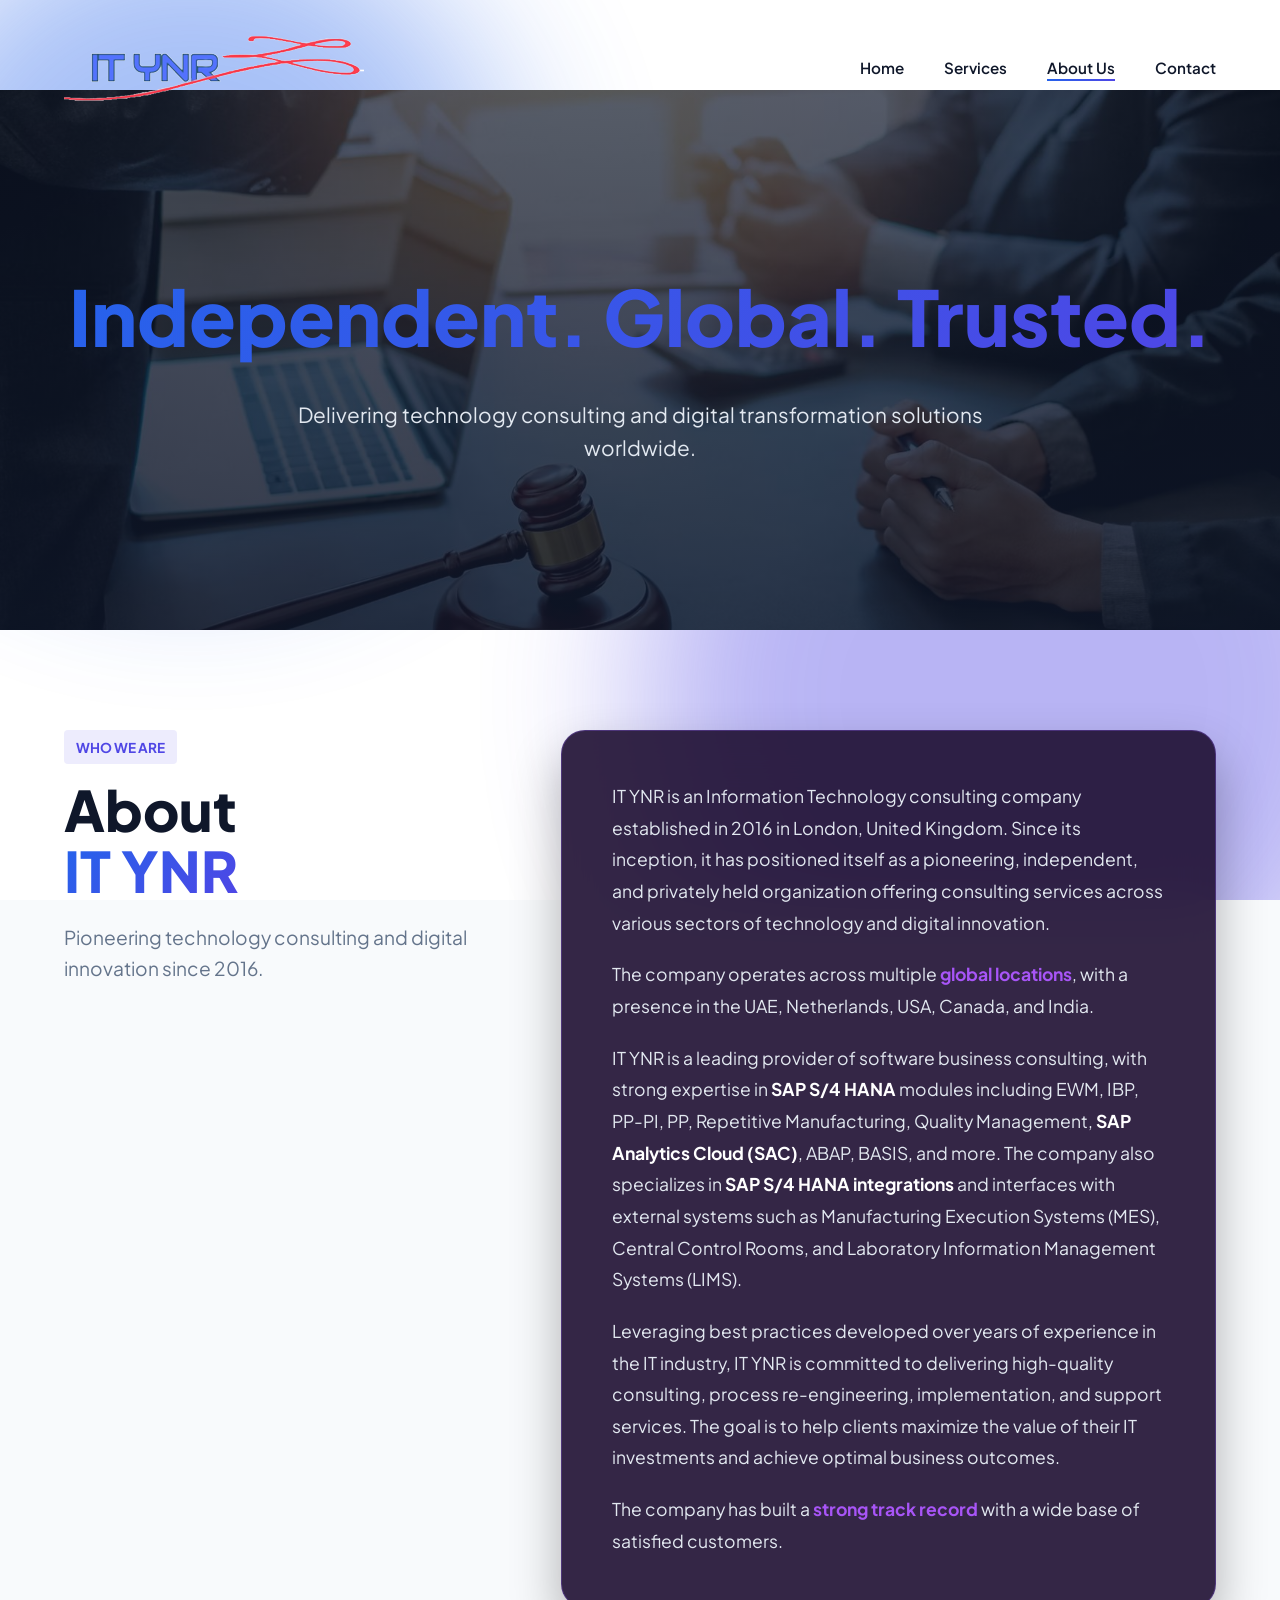
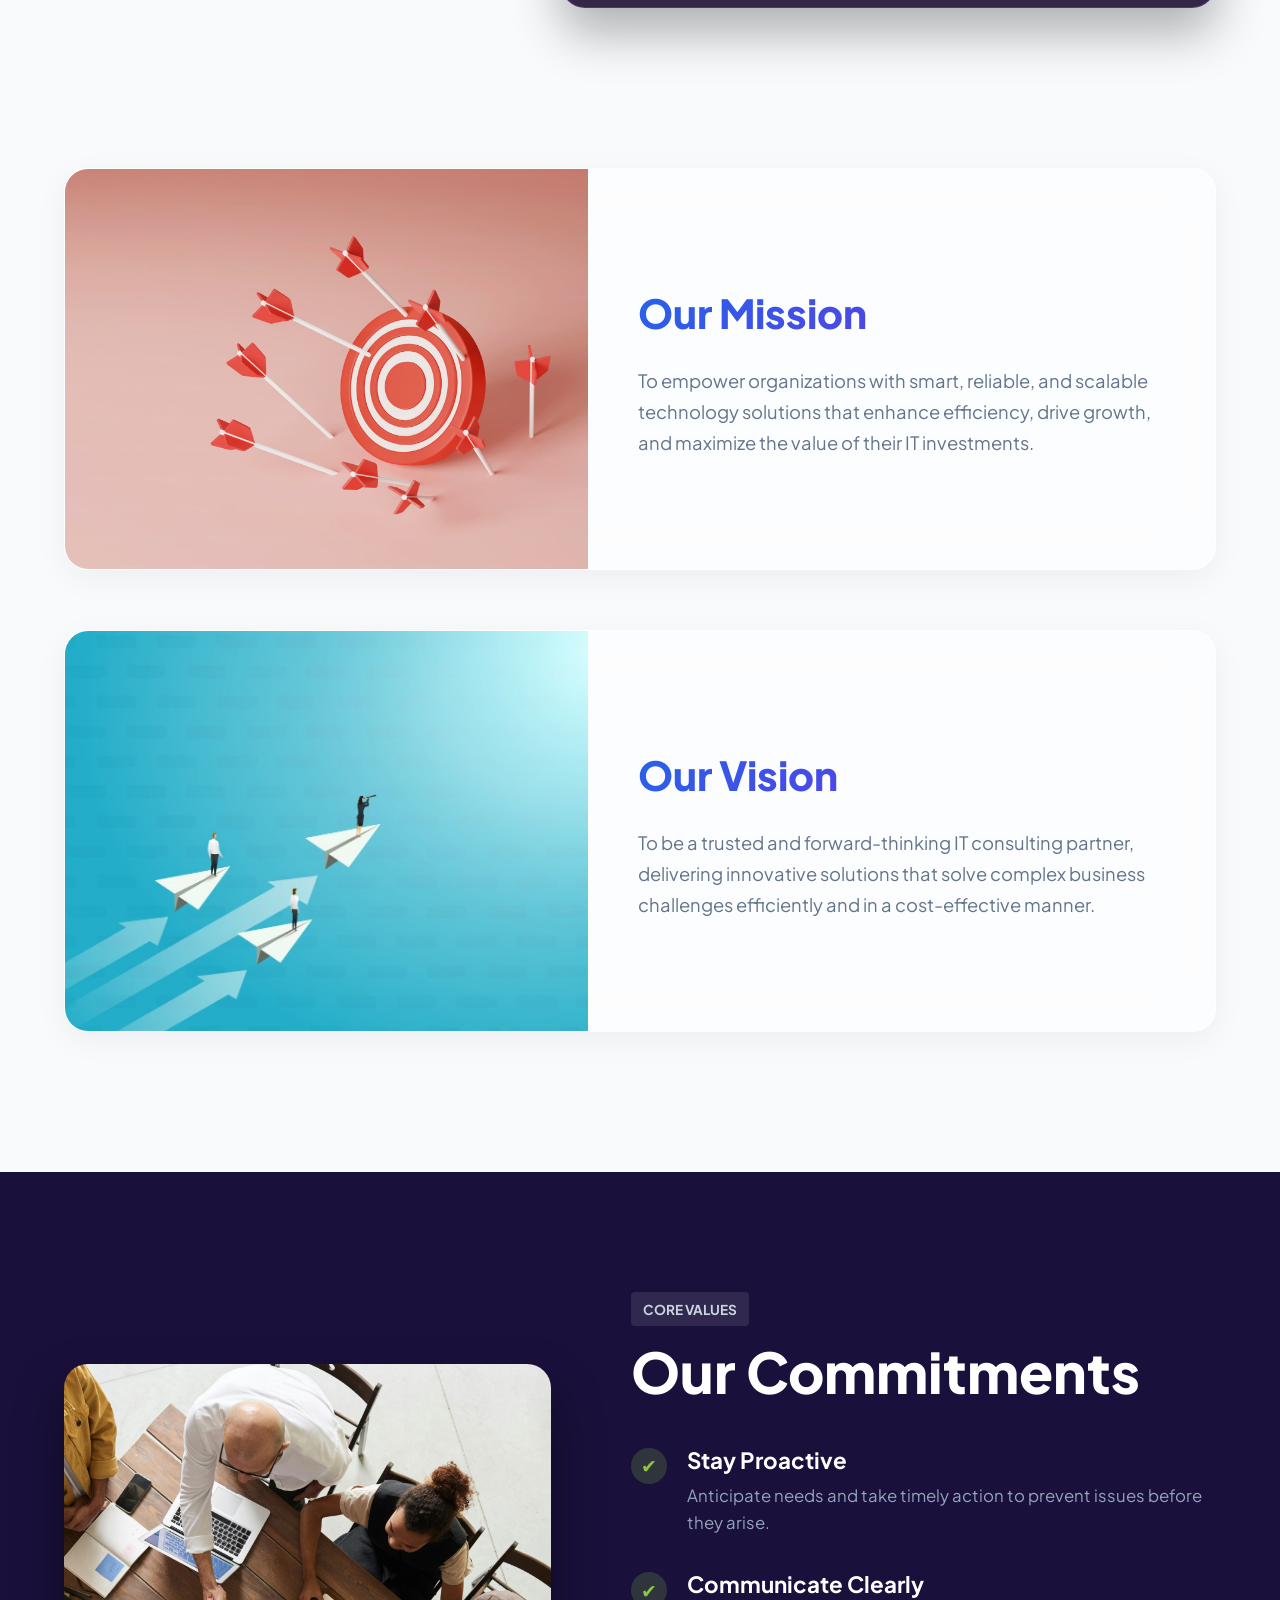
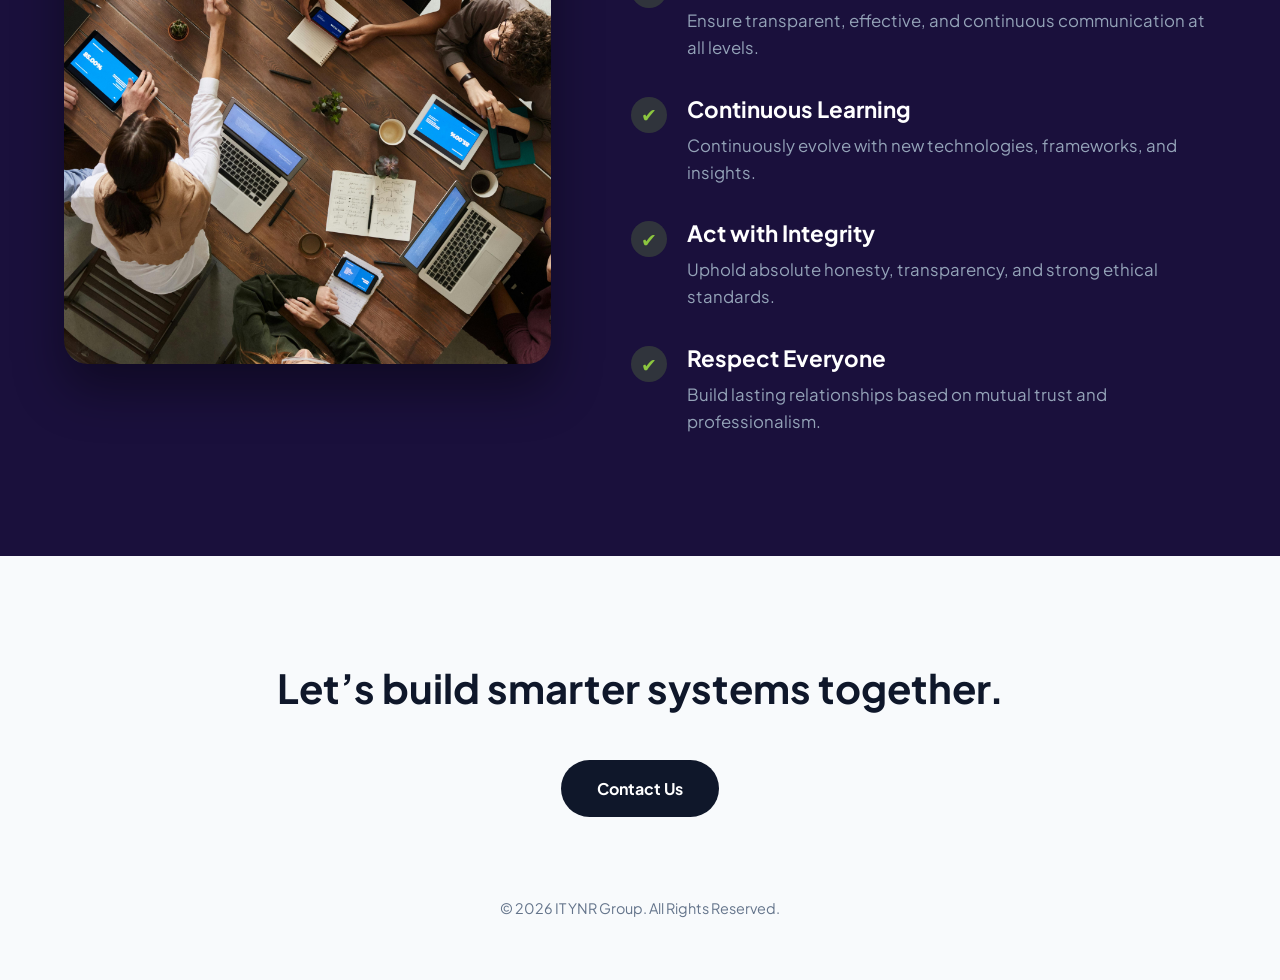
<file: about.html>
<!DOCTYPE html>
<html lang="en">
<head>
    <meta charset="UTF-8">
    <meta name="viewport" content="width=device-width, initial-scale=1.0">
    <title>About Us | IT YNR</title>
    <link rel="stylesheet" href="styles.css">
</head>
<body>

    <div class="ambient-bg">
        <div class="orb orb-1"></div>
        <div class="orb orb-2"></div>
    </div>

    <header class="main-nav">
        <div class="logo">
            <a href="index.html">
                <img src="ITYNRlogo.png" alt="IT YNR" style="width: 300px; max-width: 100%; height: auto;">
            </a>
        </div>
        <nav>
            <ul class="nav-links">
                <li><a href="index.html">Home</a></li>
                <li><a href="services.html">Services</a></li>
                <li><a href="about.html" class="active">About Us</a></li>
                <li><a href="contact.html">Contact</a></li>
            </ul>
        </nav>
    </header>

<section class="hero" style="position: relative; background: linear-gradient(rgba(15, 23, 42, 0.7), rgba(15, 23, 42, 0.85)), url('aboutus.jpeg') center/cover no-repeat; min-height: 60vh; display: flex; flex-direction: column; justify-content: center; align-items: center; text-align: center; padding: 120px 5%; margin-top: 90px;">
        
        <h1 class="reveal text-gradient" style="font-size: clamp(3rem, 6vw, 5rem); font-weight: 800; margin-bottom: 20px;">
            Independent. Global. Trusted.
        </h1>
        
        <p class="reveal" style="font-size: 1.3rem; color: #e2e8f0; max-width: 800px;">
            Delivering technology consulting and digital transformation solutions worldwide.
        </p>
    </section>

    <section class="about-split" style="padding: 100px 5%; max-width: 1400px; margin: 0 auto; display: grid; grid-template-columns: 1fr 1.5fr; gap: 60px; align-items: start;">
        
        <div class="reveal" style="position: sticky; top: 120px;">
            <div style="display: inline-block; background-color: rgba(79, 70, 229, 0.1); border-radius: 4px; padding: 4px 12px; margin-bottom: 15px;">
                <span style="color: var(--purple); font-weight: 700; font-size: 0.85rem; text-transform: uppercase;">Who We Are</span>
            </div>
            <h2 style="font-size: 3.5rem; font-weight: 800; color: var(--navy); line-height: 1.1; margin-bottom: 20px;">
                About <br><span class="text-gradient">IT YNR</span>
            </h2>
            <p style="font-size: 1.2rem; color: var(--text-muted);">Pioneering technology consulting and digital innovation since 2016.</p>
        </div>

        <div class="glass-card reveal" style="font-size: 1.1rem; line-height: 1.8; padding: 50px; background: rgba(30, 15, 50, 0.9); border: 1px solid rgba(139, 92, 246, 0.3); box-shadow: 0 25px 50px rgba(0,0,0,0.3);">
            <p style="margin-bottom: 20px; color: #e2e8f0;">IT YNR is an Information Technology consulting company established in 2016 in London, United Kingdom. Since its inception, it has positioned itself as a pioneering, independent, and privately held organization offering consulting services across various sectors of technology and digital innovation.</p>
            
            <p style="margin-bottom: 20px; color: #e2e8f0;">The company operates across multiple <strong style="color: #a855f7;">global locations</strong>, with a presence in the UAE, Netherlands, USA, Canada, and India.</p>
            
            <p style="margin-bottom: 20px; color: #e2e8f0;">IT YNR is a leading provider of software business consulting, with strong expertise in <strong style="color: #ffffff;">SAP S/4 HANA</strong> modules including EWM, IBP, PP-PI, PP, Repetitive Manufacturing, Quality Management, <strong style="color: #ffffff;">SAP Analytics Cloud (SAC)</strong>, ABAP, BASIS, and more. The company also specializes in <strong style="color: #ffffff;">SAP S/4 HANA integrations</strong> and interfaces with external systems such as Manufacturing Execution Systems (MES), Central Control Rooms, and Laboratory Information Management Systems (LIMS).</p>
            
            <p style="margin-bottom: 20px; color: #e2e8f0;">Leveraging best practices developed over years of experience in the IT industry, IT YNR is committed to delivering high-quality consulting, process re-engineering, implementation, and support services. The goal is to help clients maximize the value of their IT investments and achieve optimal business outcomes.</p>
            
            <p style="color: #e2e8f0;">The company has built a <strong style="color: #a855f7;">strong track record</strong> with a wide base of satisfied customers.</p>
        </div>
    </section>

<section style="padding: 60px 5%; max-width: 1300px; margin: 0 auto; display: flex; flex-direction: column; gap: 60px;">
        
        <div class="glass-card mv-card reveal" style="padding: 0; overflow: hidden; display: grid; grid-template-columns: 1fr 1.2fr; align-items: center;">
            <div style="height: 100%; min-height: 400px; background-color: #e2e8f0;">
                <img src="mission.jpeg" alt="Our Mission IT YNR" style="width: 100%; height: 100%; object-fit: cover;">
            </div>
            <div style="padding: 60px 50px;">
                <h3 class="text-gradient" style="font-size: 2.5rem; margin-bottom: 20px; font-weight: 800;">Our Mission</h3>
                <p style="color: var(--text-muted); font-size: 1.15rem; line-height: 1.7;">To empower organizations with smart, reliable, and scalable technology solutions that enhance efficiency, drive growth, and maximize the value of their IT investments.</p>
            </div>
        </div>

        <div class="glass-card mv-card reveal" style="padding: 0; overflow: hidden; display: grid; grid-template-columns: 1fr 1.2fr; align-items: center;">
            <div style="height: 100%; min-height: 400px; background-color: #e2e8f0;">
                <img src="vision.jpeg" alt="Our Vision IT YNR" style="width: 100%; height: 100%; object-fit: cover;">
            </div>
            <div style="padding: 60px 50px;">
                <h3 class="text-gradient" style="font-size: 2.5rem; margin-bottom: 20px; font-weight: 800;">Our Vision</h3>
                <p style="color: var(--text-muted); font-size: 1.15rem; line-height: 1.7;">To be a trusted and forward-thinking IT consulting partner, delivering innovative solutions that solve complex business challenges efficiently and in a cost-effective manner.</p>
            </div>
        </div>

    </section>

    <section style="background-color: #1a103c; padding: 120px 0; width: 100%; clear: both; margin-top: 80px;">
        <div class="commitments-grid" style="max-width: 1400px; margin: 0 auto; padding: 0 5%; display: grid; grid-template-columns: 1fr 1.2fr; gap: 80px; align-items: center;">
            
<div class="reveal" style="width: 100%; height: 600px; border-radius: 24px; overflow: hidden; box-shadow: 0 25px 50px rgba(0,0,0,0.4);">
                <img src="commitment%20img.jpg" alt="Our Commitments" style="width: 100%; height: 100%; object-fit: cover;">
            </div>
            
            <div class="reveal">
                <div style="display: inline-block; background-color: rgba(255, 255, 255, 0.1); border-radius: 4px; padding: 4px 12px; margin-bottom: 15px;">
                    <span style="color: #cbd5e1; font-weight: 700; font-size: 0.85rem; text-transform: uppercase;">Core Values</span>
                </div>
                <h2 style="font-size: 3.5rem; font-weight: 800; color: #ffffff; margin-bottom: 40px; line-height: 1.1;">
                    Our Commitments
                </h2>
                
                <div style="display: flex; flex-direction: column; gap: 30px;">
                    
                    <div style="display: flex; gap: 20px; align-items: flex-start;">
                        <div style="background: rgba(140, 198, 63, 0.2); border-radius: 50%; width: 36px; height: 36px; display: flex; align-items: center; justify-content: center; flex-shrink: 0; margin-top: 5px;">
                            <span style="color: #8cc63f; font-size: 1.2rem;">✔</span>
                        </div>
                        <div>
                            <h4 style="color: #ffffff; font-size: 1.4rem; margin-bottom: 5px;">Stay Proactive</h4>
                            <p style="color: #94a3b8; font-size: 1.05rem; margin: 0;">Anticipate needs and take timely action to prevent issues before they arise.</p>
                        </div>
                    </div>

                    <div style="display: flex; gap: 20px; align-items: flex-start;">
                        <div style="background: rgba(140, 198, 63, 0.2); border-radius: 50%; width: 36px; height: 36px; display: flex; align-items: center; justify-content: center; flex-shrink: 0; margin-top: 5px;">
                            <span style="color: #8cc63f; font-size: 1.2rem;">✔</span>
                        </div>
                        <div>
                            <h4 style="color: #ffffff; font-size: 1.4rem; margin-bottom: 5px;">Communicate Clearly</h4>
                            <p style="color: #94a3b8; font-size: 1.05rem; margin: 0;">Ensure transparent, effective, and continuous communication at all levels.</p>
                        </div>
                    </div>

                    <div style="display: flex; gap: 20px; align-items: flex-start;">
                        <div style="background: rgba(140, 198, 63, 0.2); border-radius: 50%; width: 36px; height: 36px; display: flex; align-items: center; justify-content: center; flex-shrink: 0; margin-top: 5px;">
                            <span style="color: #8cc63f; font-size: 1.2rem;">✔</span>
                        </div>
                        <div>
                            <h4 style="color: #ffffff; font-size: 1.4rem; margin-bottom: 5px;">Continuous Learning</h4>
                            <p style="color: #94a3b8; font-size: 1.05rem; margin: 0;">Continuously evolve with new technologies, frameworks, and insights.</p>
                        </div>
                    </div>

                    <div style="display: flex; gap: 20px; align-items: flex-start;">
                        <div style="background: rgba(140, 198, 63, 0.2); border-radius: 50%; width: 36px; height: 36px; display: flex; align-items: center; justify-content: center; flex-shrink: 0; margin-top: 5px;">
                            <span style="color: #8cc63f; font-size: 1.2rem;">✔</span>
                        </div>
                        <div>
                            <h4 style="color: #ffffff; font-size: 1.4rem; margin-bottom: 5px;">Act with Integrity</h4>
                            <p style="color: #94a3b8; font-size: 1.05rem; margin: 0;">Uphold absolute honesty, transparency, and strong ethical standards.</p>
                        </div>
                    </div>

                    <div style="display: flex; gap: 20px; align-items: flex-start;">
                        <div style="background: rgba(140, 198, 63, 0.2); border-radius: 50%; width: 36px; height: 36px; display: flex; align-items: center; justify-content: center; flex-shrink: 0; margin-top: 5px;">
                            <span style="color: #8cc63f; font-size: 1.2rem;">✔</span>
                        </div>
                        <div>
                            <h4 style="color: #ffffff; font-size: 1.4rem; margin-bottom: 5px;">Respect Everyone</h4>
                            <p style="color: #94a3b8; font-size: 1.05rem; margin: 0;">Build lasting relationships based on mutual trust and professionalism.</p>
                        </div>
                    </div>

                </div>
            </div>

        </div>
    </section>

    <footer style="text-align: center; padding: 100px 20px 60px;">
        <h2 style="color: var(--navy); font-size: 2.5rem; margin-bottom: 40px;">Let’s build smarter systems together.</h2>
        <a href="contact.html" class="btn-premium">Contact Us</a>
        <p style="color: var(--text-muted); font-size: 0.9rem; margin-top: 80px;">&copy; 2026 IT YNR Group. All Rights Reserved.</p>
    </footer>

    <script src="script.js"></script>
</body>
</html>
</file>
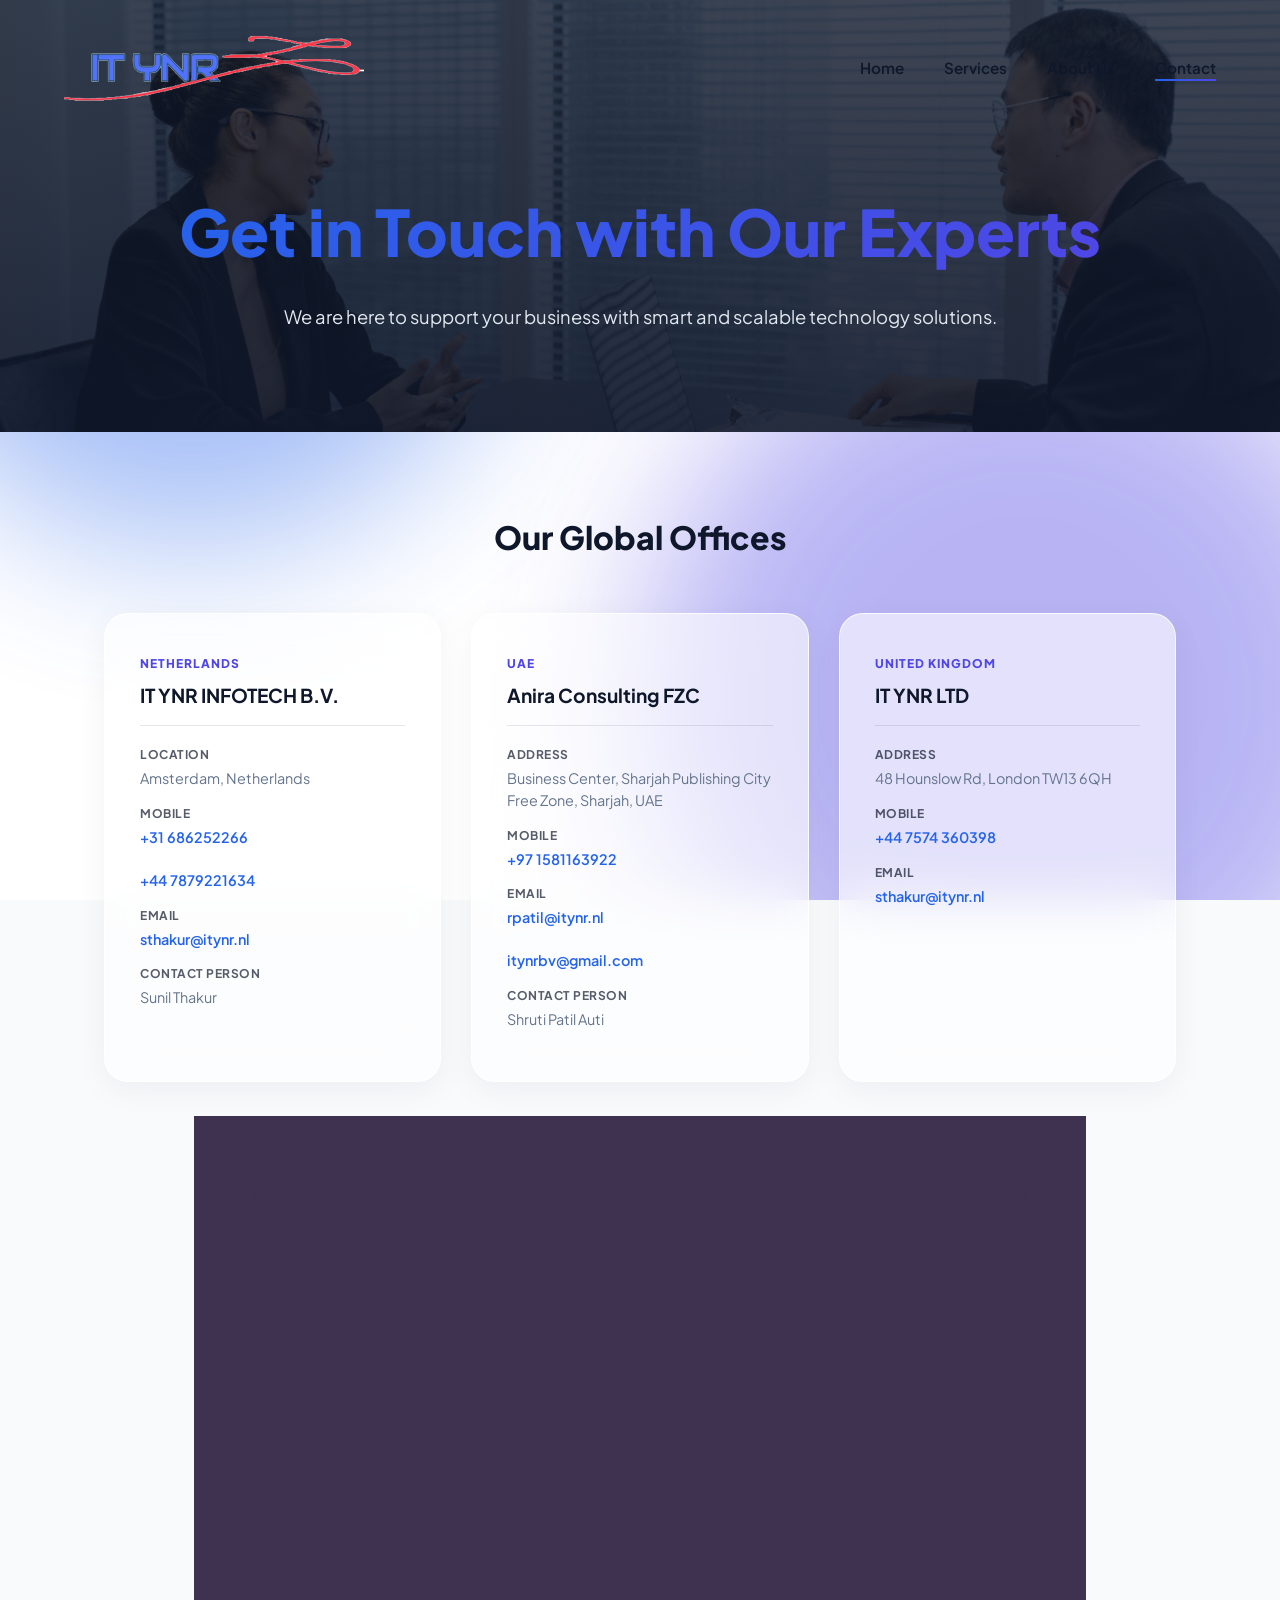
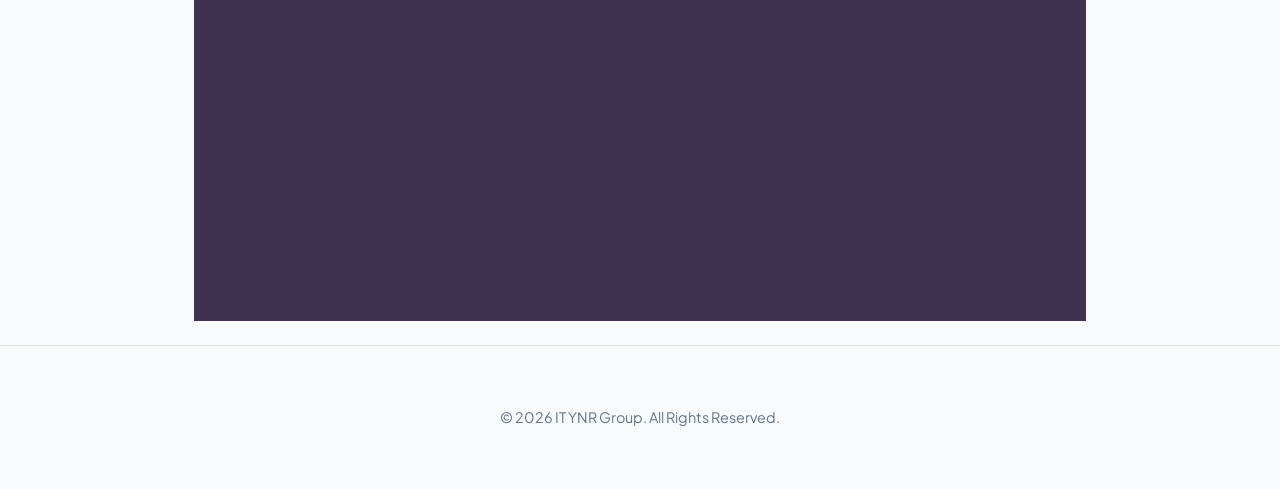
<file: contact.html>
<!DOCTYPE html>
<html lang="en">
<head>
    <meta charset="UTF-8">
    <meta name="viewport" content="width=device-width, initial-scale=1.0">
    <title>Contact Us | IT YNR</title>
    <link rel="stylesheet" href="styles.css">
</head>
<body>

    <div class="ambient-bg">
        <div class="orb orb-1"></div>
        <div class="orb orb-2"></div>
    </div>

    <header class="main-nav">
        <div class="logo">
            <a href="index.html">
                <img src="ITYNRlogo.png" alt="IT YNR" style="width: 300px; max-width: 100%; height: auto;">
            </a>
        </div>
        <nav>
            <ul class="nav-links">
                <li><a href="index.html">Home</a></li>
                <li><a href="services.html">Services</a></li>
                <li><a href="about.html">About Us</a></li>
                <li><a href="contact.html" class="active">Contact</a></li>
            </ul>
        </nav>
    </header>

    <section class="hero" style="background: linear-gradient(rgba(15, 23, 42, 0.8), rgba(15, 23, 42, 0.9)), url('contactimg.jpg') center/cover; padding: 180px 5% 100px; text-align: center; min-height: 40vh; display: flex; flex-direction: column; justify-content: center; align-items: center;">
        <h1 class="text-gradient reveal" style="font-size: clamp(2.5rem, 5vw, 4rem); font-weight: 800; margin-bottom: 20px;">
            Get in Touch with Our Experts
        </h1>
        <p class="reveal" style="font-size: 1.15rem; max-width: 800px; margin: 0 auto; color: #e2e8f0;">
            We are here to support your business with smart and scalable technology solutions.
        </p>
    </section>

    <section style="padding: 80px 5% 40px; max-width: 1200px; margin: 0 auto;">
        
        <div style="text-align: center; margin-bottom: 50px;" class="reveal">
            <h2 style="font-size: 2rem; color: var(--navy); font-weight: 800;">Our Global Offices</h2>
        </div>

        <div style="display: grid; grid-template-columns: repeat(auto-fit, minmax(300px, 1fr)); gap: 30px;">
            
            <div class="glass-card contact-card reveal" style="padding: 35px;">
                <div style="border-bottom: 1px solid rgba(15, 23, 42, 0.1); padding-bottom: 15px; margin-bottom: 20px;">
                    <span style="color: var(--purple); font-size: 0.75rem; text-transform: uppercase; letter-spacing: 1px; font-weight: 800;">Netherlands</span>
                    <h3 style="color: var(--navy); font-size: 1.2rem; font-weight: 700; margin-top: 5px;">IT YNR INFOTECH B.V.</h3>
                </div>
                <div class="contact-details">
                    <p><strong>Location</strong> Amsterdam, Netherlands</p>
                    <p><strong>Mobile</strong> <a href="tel:+31686252266">+31 686252266</a><br><a href="tel:+447879221634">+44 7879221634</a></p>
                    <p><strong>Email</strong> <a href="mailto:sthakur@itynr.nl">sthakur@itynr.nl</a></p>
                    <p><strong>Contact Person</strong> Sunil Thakur</p>
                </div>
            </div>

            <div class="glass-card contact-card reveal" style="transition-delay: 0.1s; padding: 35px;">
                <div style="border-bottom: 1px solid rgba(15, 23, 42, 0.1); padding-bottom: 15px; margin-bottom: 20px;">
                    <span style="color: var(--purple); font-size: 0.75rem; text-transform: uppercase; letter-spacing: 1px; font-weight: 800;">UAE</span>
                    <h3 style="color: var(--navy); font-size: 1.2rem; font-weight: 700; margin-top: 5px;">Anira Consulting FZC</h3>
                </div>
                <div class="contact-details">
                    <p><strong>Address</strong> Business Center, Sharjah Publishing City Free Zone, Sharjah, UAE</p>
                    <p><strong>Mobile</strong> <a href="tel:+971581163922">+97 1581163922</a></p>
                    <p><strong>Email</strong> <a href="mailto:rpatil@itynr.nl">rpatil@itynr.nl</a><br><a href="mailto:itynrbv@gmail.com">itynrbv@gmail.com</a></p>
                    <p><strong>Contact Person</strong> Shruti Patil Auti</p>
                </div>
            </div>

            <div class="glass-card contact-card reveal" style="transition-delay: 0.2s; padding: 35px;">
                <div style="border-bottom: 1px solid rgba(15, 23, 42, 0.1); padding-bottom: 15px; margin-bottom: 20px;">
                    <span style="color: var(--purple); font-size: 0.75rem; text-transform: uppercase; letter-spacing: 1px; font-weight: 800;">United Kingdom</span>
                    <h3 style="color: var(--navy); font-size: 1.2rem; font-weight: 700; margin-top: 5px;">IT YNR LTD</h3>
                </div>
                <div class="contact-details">
                    <p><strong>Address</strong> 48 Hounslow Rd, London TW13 6QH</p>
                    <p><strong>Mobile</strong> <a href="tel:+447574360398">+44 7574 360398</a></p>
                    <p><strong>Email</strong> <a href="mailto:sthakur@itynr.nl">sthakur@itynr.nl</a></p>
                </div>
            </div>

        </div>
    </section>

    <section style="padding: 40px 5% 100px; max-width: 900px; margin: 0 auto;">
        <div class="glass-card purple-form-box reveal" style="padding: 50px; border-top: 4px solid #a855f7;">
            <div style="text-align: center; margin-bottom: 40px;">
                <h2 style="font-size: 2.2rem; color: #ffffff; font-weight: 800; margin-bottom: 10px;">Send an Inquiry</h2>
                <p style="font-size: 0.95rem; color: #cbd5e1;">Fill out the form below and our team will get back to you shortly.</p>
            </div>
            
            <form action="#" method="POST" style="display: flex; flex-direction: column; gap: 25px;">
                
                <div class="form-row">
                    <div class="form-group">
                        <label for="name">Full Name</label>
                        <input type="text" id="name" name="name" placeholder="John Doe" required>
                    </div>
                    <div class="form-group">
                        <label for="email">Email Address</label>
                        <input type="email" id="email" name="email" placeholder="john@company.com" required>
                    </div>
                </div>

                <div class="form-row">
                    <div class="form-group">
                        <label for="phone">Phone Number</label>
                        <input type="tel" id="phone" name="phone" placeholder="+1 234 567 8900">
                    </div>
                    <div class="form-group">
                        <label for="country">Country</label>
                        <input type="text" id="country" name="country" placeholder="e.g. Netherlands">
                    </div>
                </div>

                <div class="form-group">
                    <label for="message">Your Message</label>
                    <textarea id="message" name="message" rows="5" placeholder="How can we help your business?" required></textarea>
                </div>

                <div style="text-align: center; margin-top: 10px;">
                    <button type="submit" class="btn-premium" style="width: 100%; max-width: 300px;">Submit Message</button>
                </div>
            </form>
        </div>
    </section>

    <footer style="text-align: center; padding: 60px 20px; border-top: 1px solid rgba(15, 23, 42, 0.1);">
        <p style="font-size: 0.9rem; color: var(--text-muted);">&copy; 2026 IT YNR Group. All Rights Reserved.</p>
    </footer>

    <script src="script.js"></script>

</body>
</html>
</file>
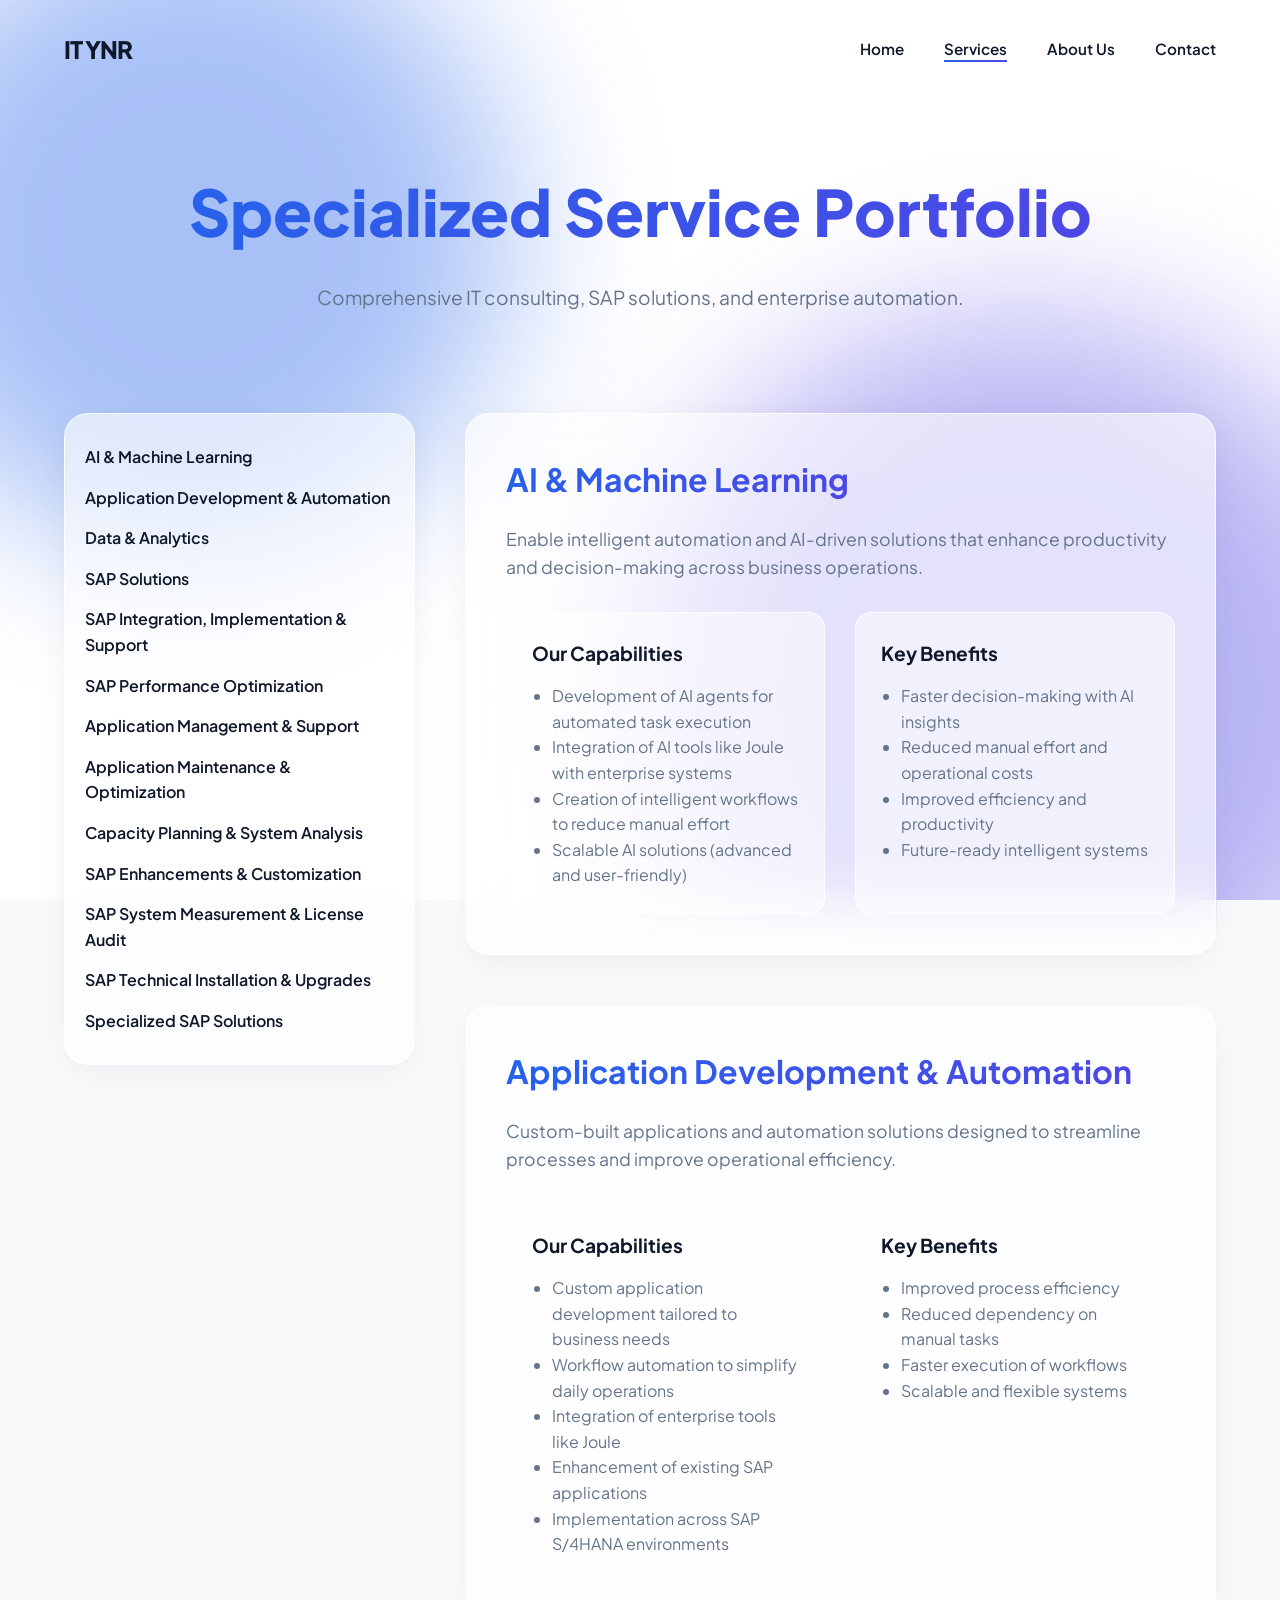
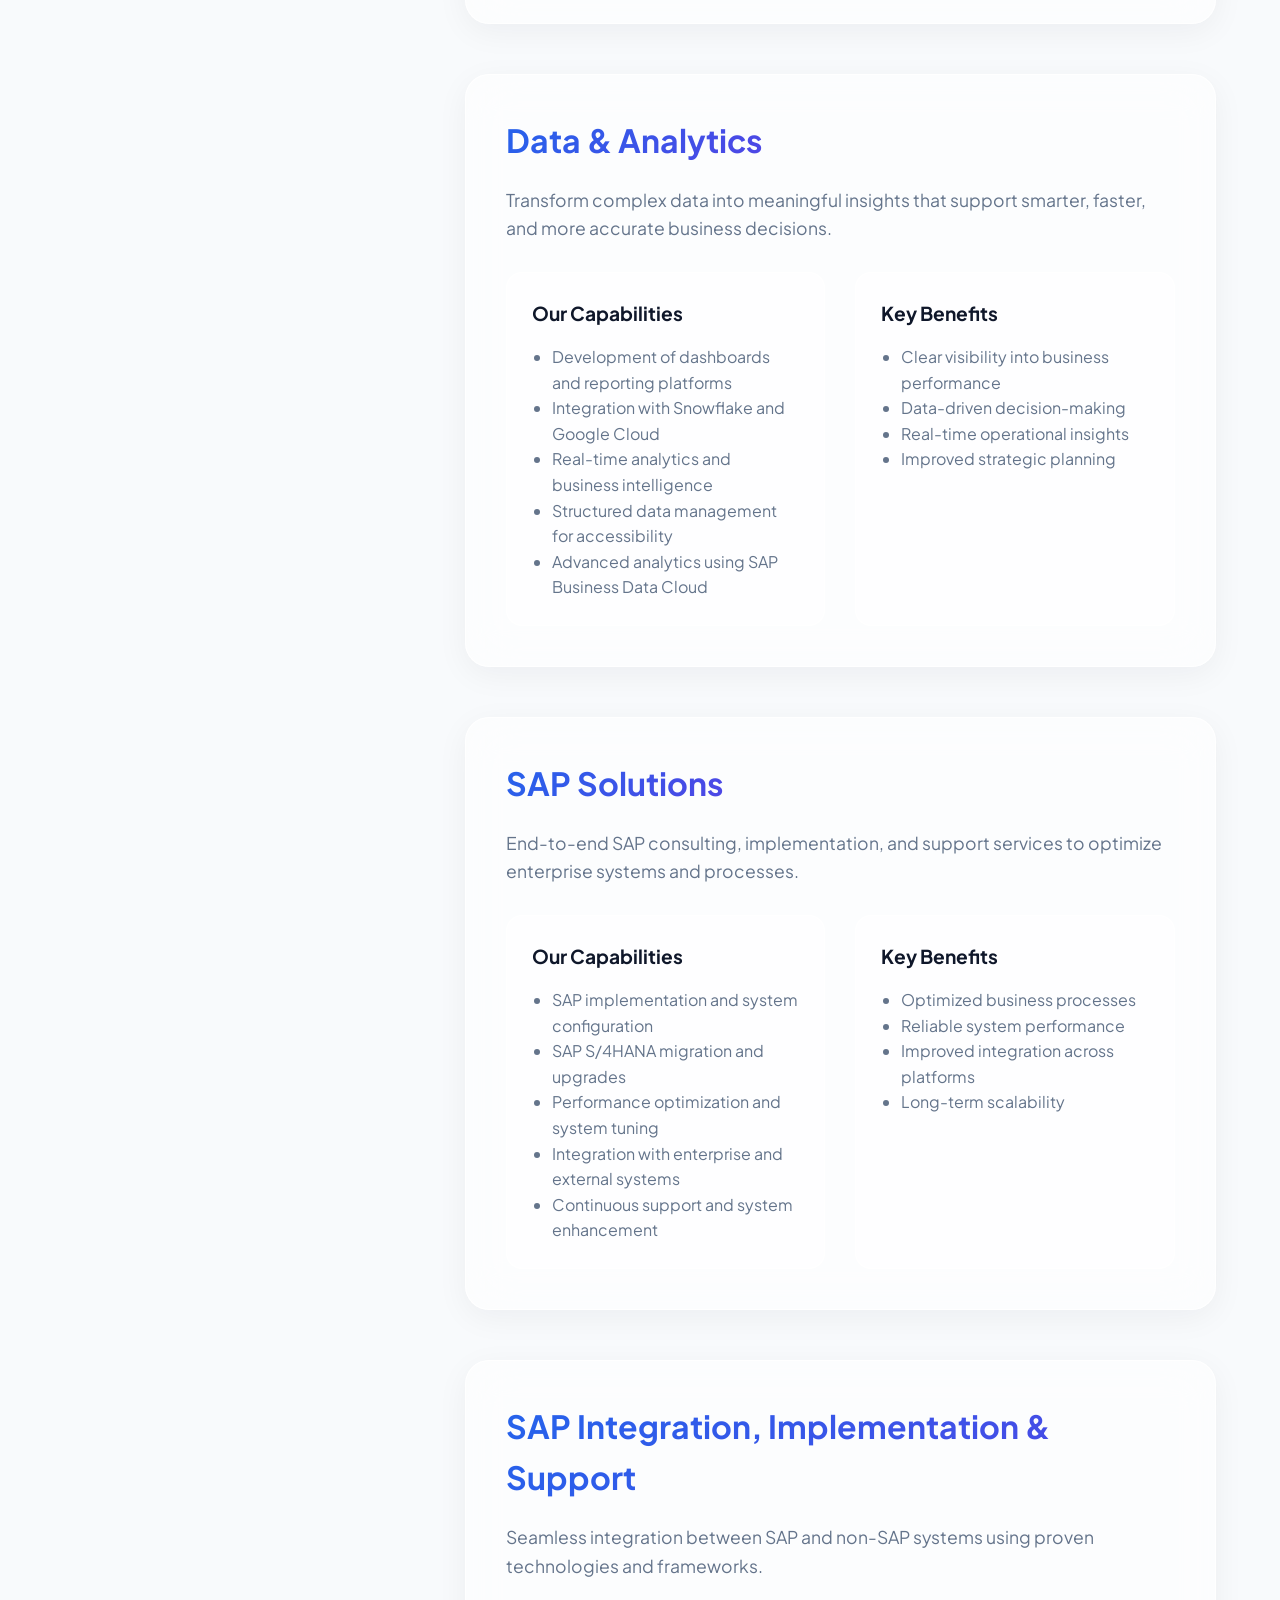
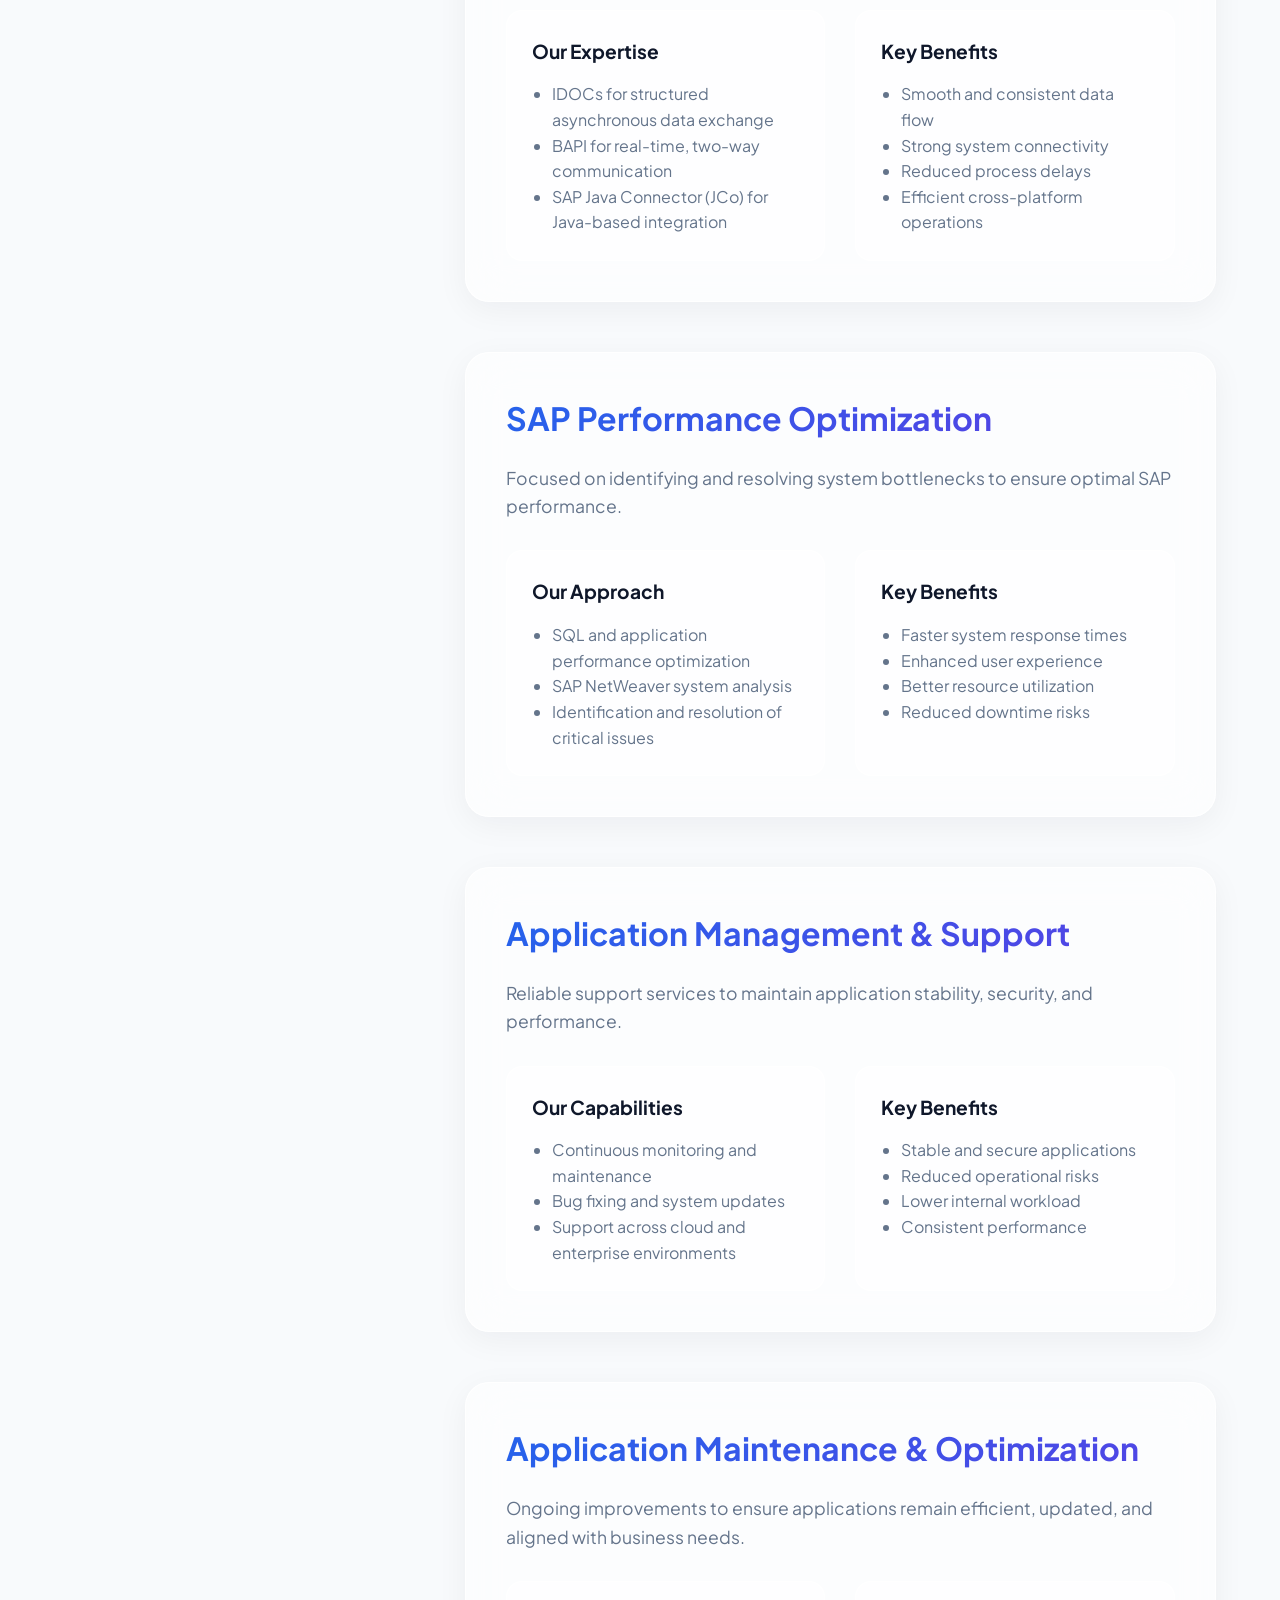
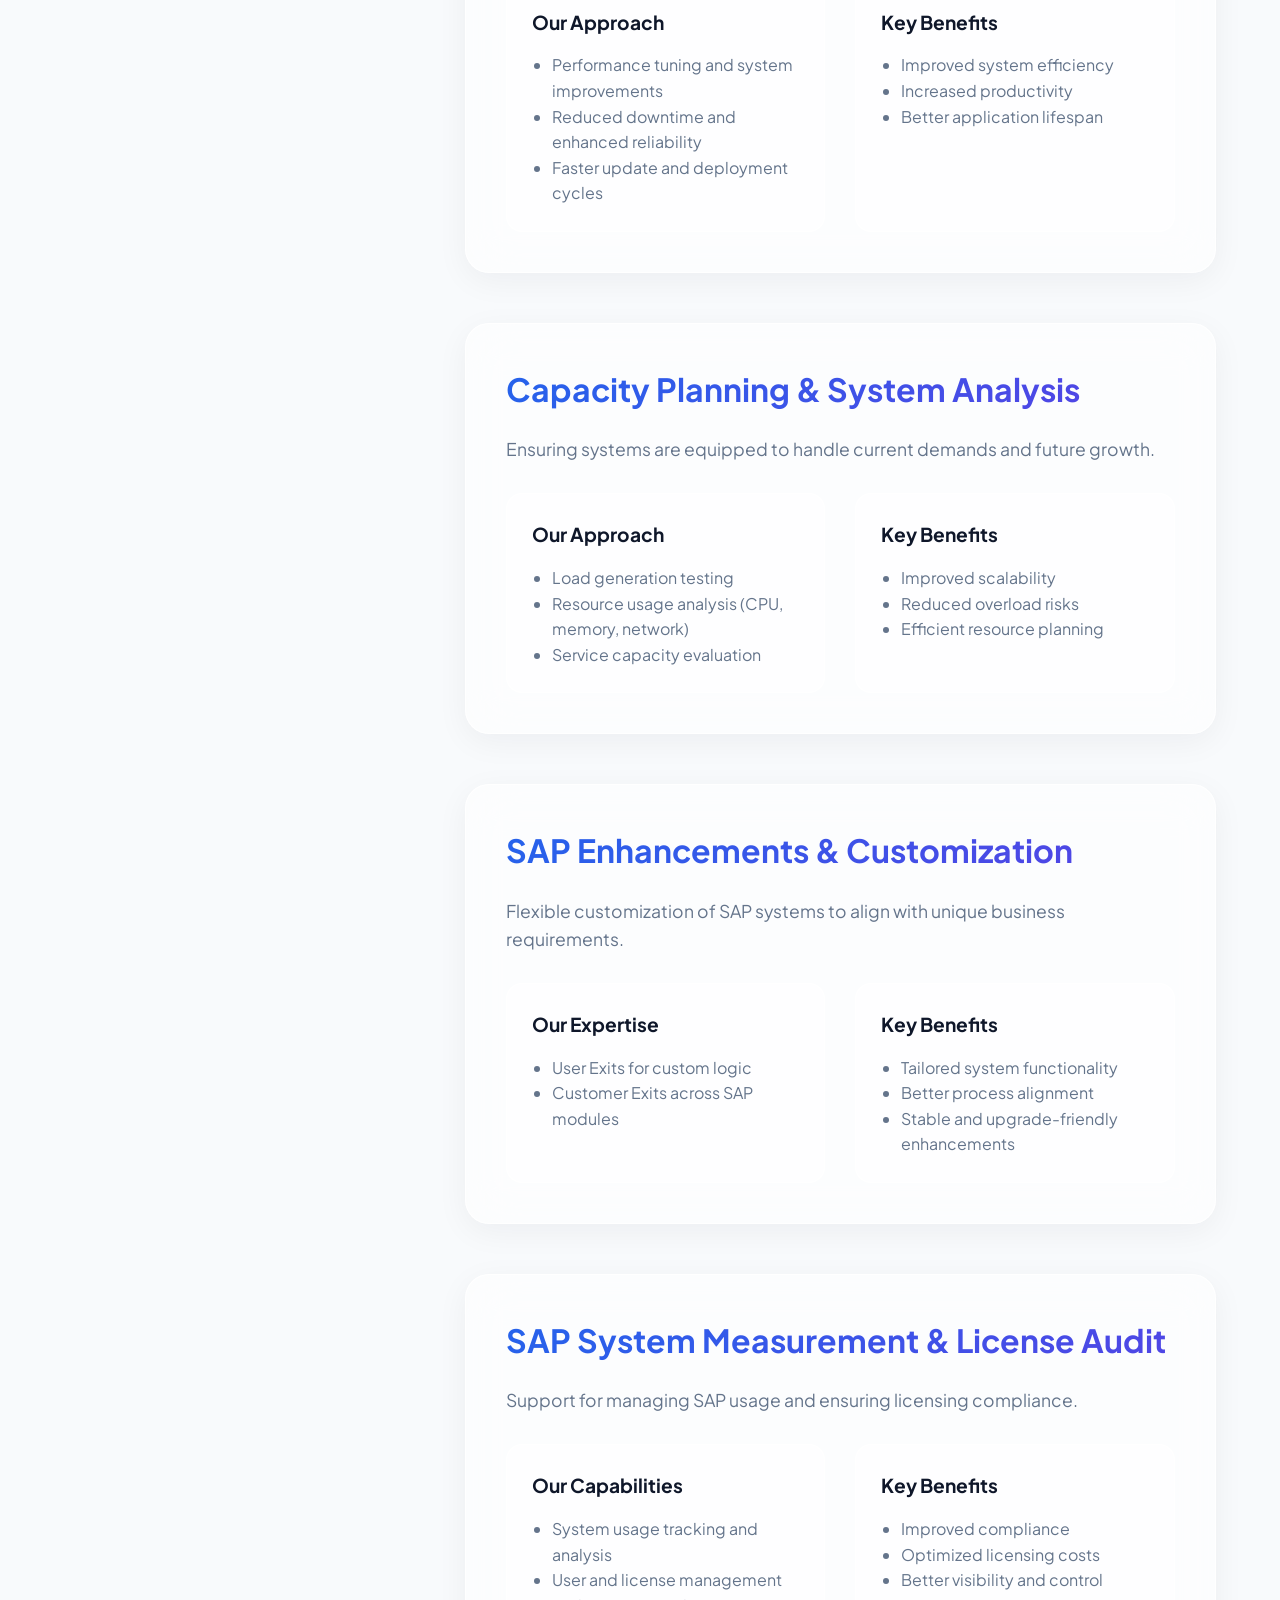
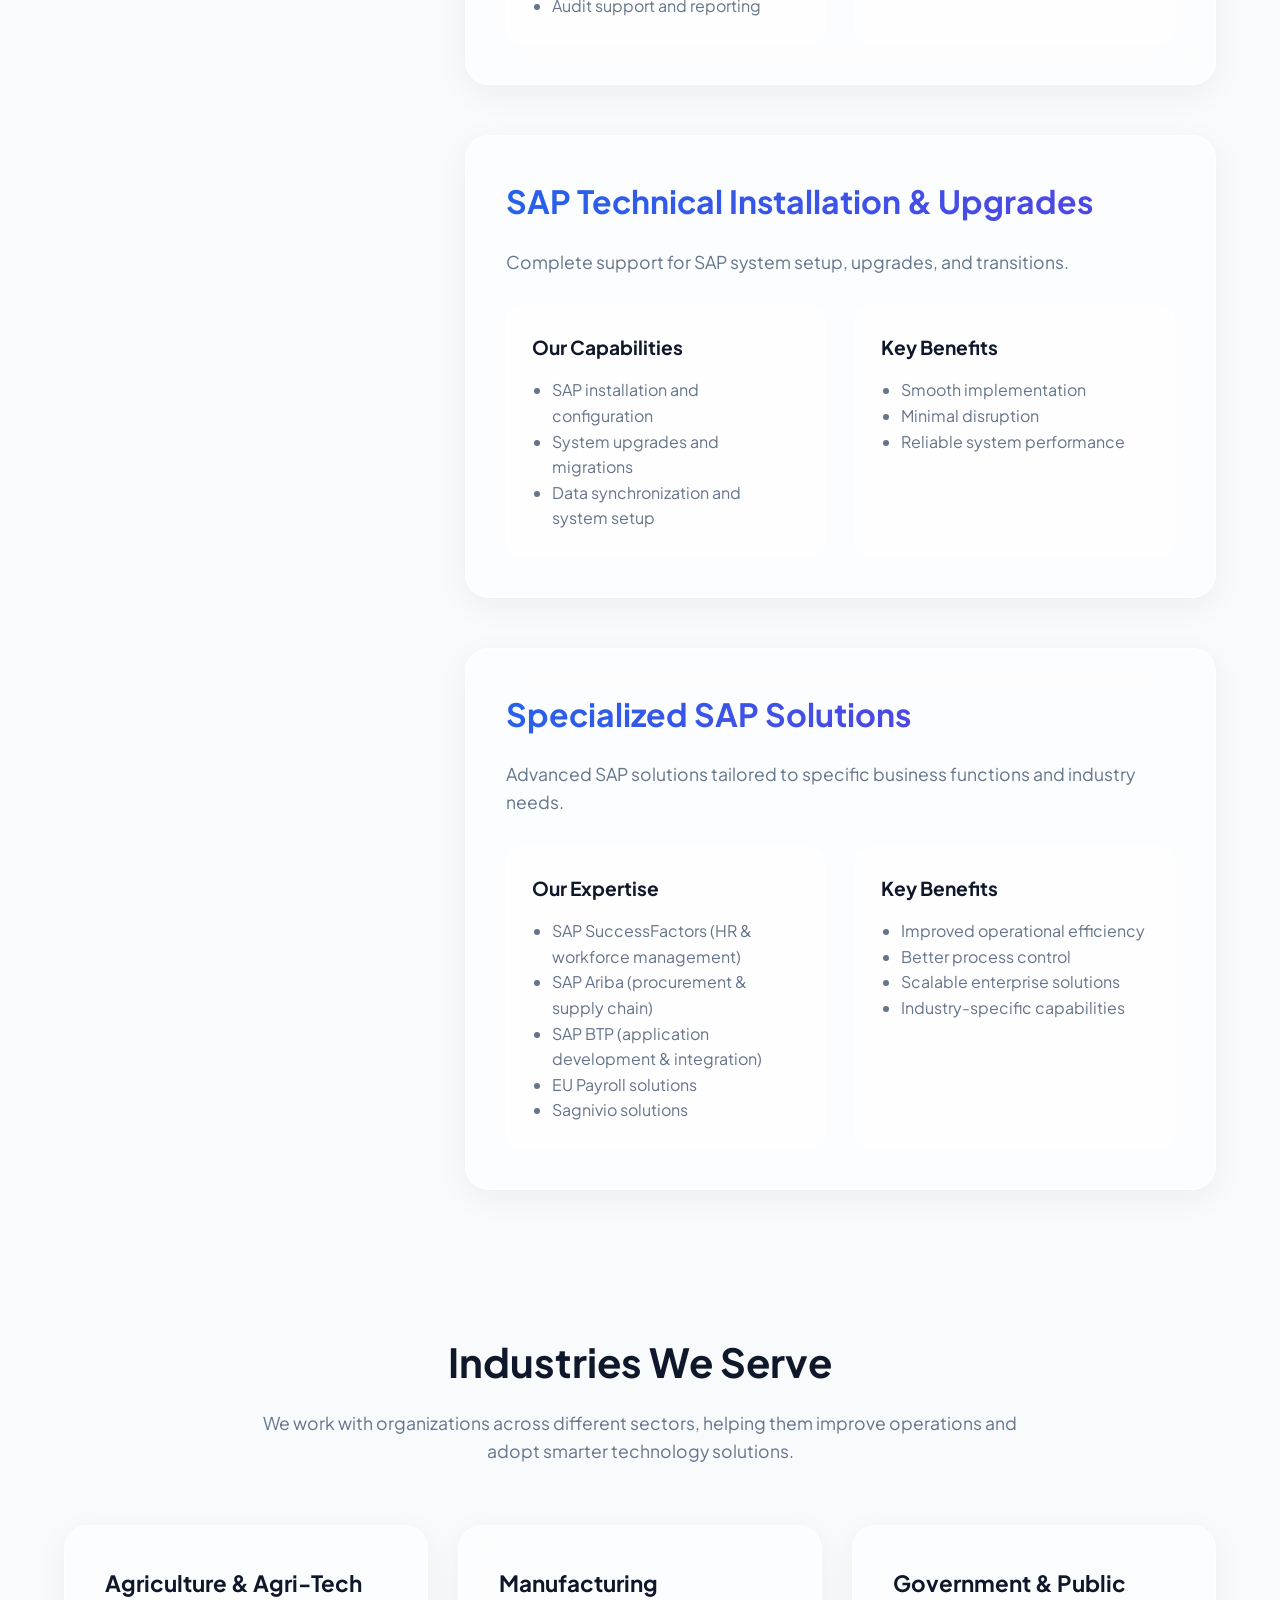
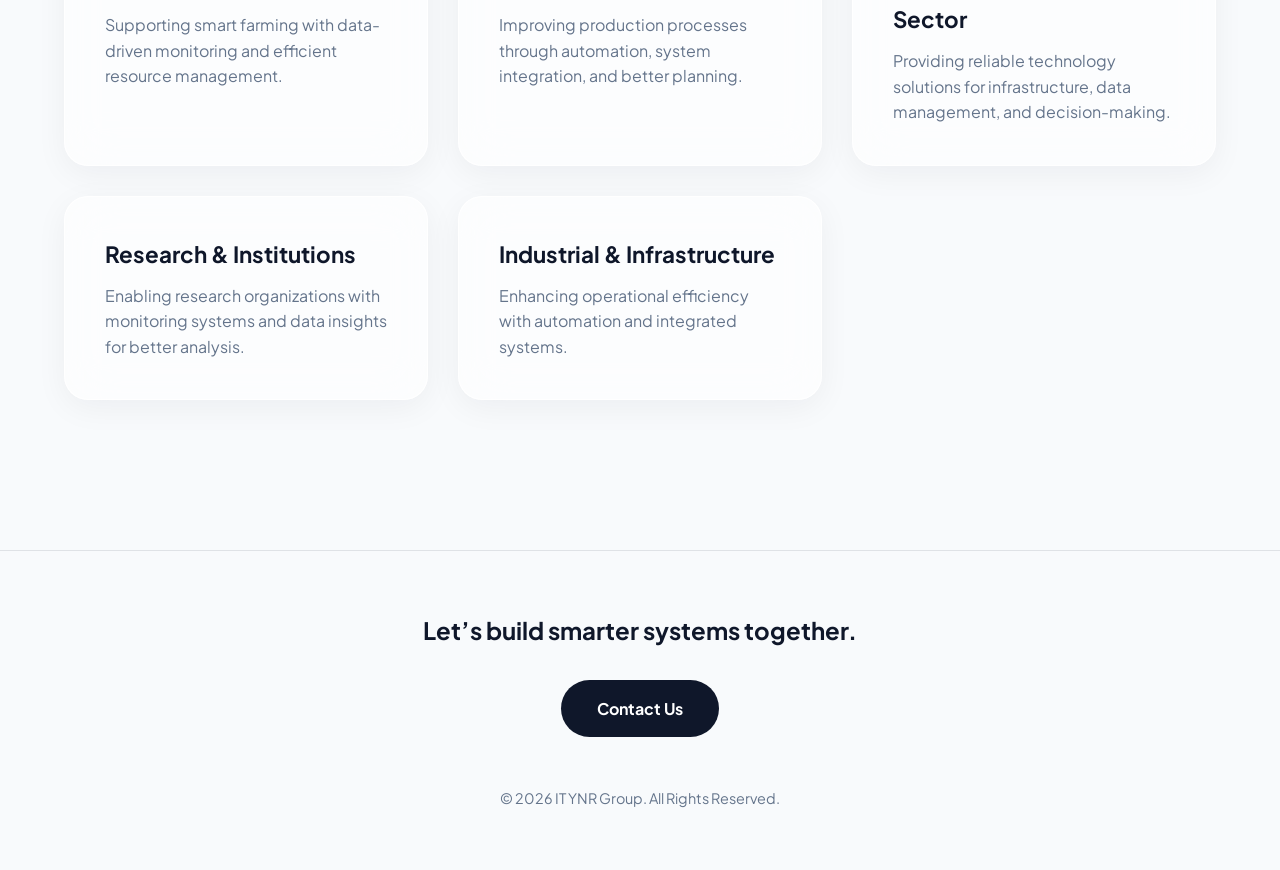
<file: services.html>
<!DOCTYPE html>
<html lang="en">
<head>
    <meta charset="UTF-8">
    <meta name="viewport" content="width=device-width, initial-scale=1.0">
    <title>Services | IT YNR</title>
    <link rel="stylesheet" href="styles.css">
    </head>
<body>

    <div class="ambient-bg">
        <div class="orb orb-1"></div>
        <div class="orb orb-2"></div>
    </div>

    <header class="main-nav">
        <div class="logo"><a href="index.html">IT YNR</a></div>
        <nav>
            <ul class="nav-links">
                <li><a href="index.html">Home</a></li>
                <li><a href="services.html" class="active">Services</a></li>
                <li><a href="about.html">About Us</a></li>
                <li><a href="contact.html">Contact</a></li>
            </ul>
        </nav>
    </header>

    <section class="hero" style="padding: 160px 5% 60px; text-align: center;">
        <h1 class="text-gradient reveal" style="font-size: clamp(2.5rem, 5vw, 4.5rem); font-weight: 800; margin-bottom: 20px;">
            Specialized Service Portfolio
        </h1>
        <p class="reveal" style="font-size: 1.2rem; color: var(--text-muted); max-width: 800px; margin: 0 auto;">
            Comprehensive IT consulting, SAP solutions, and enterprise automation.
        </p>
    </section>

    <div style="display: flex; flex-wrap: wrap; gap: 50px; max-width: 1400px; margin: 0 auto; padding: 40px 5%;">
        
        <aside class="sidebar reveal" style="flex: 1 1 300px; max-width: 380px; position: sticky; top: 120px; height: fit-content; z-index: 10;">
            <div class="glass-card" style="padding: 30px 20px;">
                <ul style="list-style: none; display: flex; flex-direction: column; gap: 15px;">
                    <li><a href="#ai-ml" style="color: var(--navy); text-decoration: none; font-weight: 600; display: block; transition: 0.3s;" onmouseover="this.style.color='var(--blue)'" onmouseout="this.style.color='var(--navy)'">AI & Machine Learning</a></li>
                    <li><a href="#app-dev" style="color: var(--navy); text-decoration: none; font-weight: 600; display: block; transition: 0.3s;" onmouseover="this.style.color='var(--blue)'" onmouseout="this.style.color='var(--navy)'">Application Development & Automation</a></li>
                    <li><a href="#data-analytics" style="color: var(--navy); text-decoration: none; font-weight: 600; display: block; transition: 0.3s;" onmouseover="this.style.color='var(--blue)'" onmouseout="this.style.color='var(--navy)'">Data & Analytics</a></li>
                    <li><a href="#sap-solutions" style="color: var(--navy); text-decoration: none; font-weight: 600; display: block; transition: 0.3s;" onmouseover="this.style.color='var(--blue)'" onmouseout="this.style.color='var(--navy)'">SAP Solutions</a></li>
                    <li><a href="#sap-integration" style="color: var(--navy); text-decoration: none; font-weight: 600; display: block; transition: 0.3s;" onmouseover="this.style.color='var(--blue)'" onmouseout="this.style.color='var(--navy)'">SAP Integration, Implementation & Support</a></li>
                    <li><a href="#sap-performance" style="color: var(--navy); text-decoration: none; font-weight: 600; display: block; transition: 0.3s;" onmouseover="this.style.color='var(--blue)'" onmouseout="this.style.color='var(--navy)'">SAP Performance Optimization</a></li>
                    <li><a href="#app-management" style="color: var(--navy); text-decoration: none; font-weight: 600; display: block; transition: 0.3s;" onmouseover="this.style.color='var(--blue)'" onmouseout="this.style.color='var(--navy)'">Application Management & Support</a></li>
                    <li><a href="#app-maintenance" style="color: var(--navy); text-decoration: none; font-weight: 600; display: block; transition: 0.3s;" onmouseover="this.style.color='var(--blue)'" onmouseout="this.style.color='var(--navy)'">Application Maintenance & Optimization</a></li>
                    <li><a href="#capacity-planning" style="color: var(--navy); text-decoration: none; font-weight: 600; display: block; transition: 0.3s;" onmouseover="this.style.color='var(--blue)'" onmouseout="this.style.color='var(--navy)'">Capacity Planning & System Analysis</a></li>
                    <li><a href="#sap-enhancements" style="color: var(--navy); text-decoration: none; font-weight: 600; display: block; transition: 0.3s;" onmouseover="this.style.color='var(--blue)'" onmouseout="this.style.color='var(--navy)'">SAP Enhancements & Customization</a></li>
                    <li><a href="#sap-audit" style="color: var(--navy); text-decoration: none; font-weight: 600; display: block; transition: 0.3s;" onmouseover="this.style.color='var(--blue)'" onmouseout="this.style.color='var(--navy)'">SAP System Measurement & License Audit</a></li>
                    <li><a href="#sap-install" style="color: var(--navy); text-decoration: none; font-weight: 600; display: block; transition: 0.3s;" onmouseover="this.style.color='var(--blue)'" onmouseout="this.style.color='var(--navy)'">SAP Technical Installation & Upgrades</a></li>
                    <li><a href="#specialized-sap" style="color: var(--navy); text-decoration: none; font-weight: 600; display: block; transition: 0.3s;" onmouseover="this.style.color='var(--blue)'" onmouseout="this.style.color='var(--navy)'">Specialized SAP Solutions</a></li>
                </ul>
            </div>
        </aside>

        <main style="flex: 3 1 600px; display: flex; flex-direction: column; gap: 50px;">
            
            <section id="ai-ml" class="glass-card reveal" style="scroll-margin-top: 120px;">
                <div style="display: flex; align-items: center; gap: 15px; margin-bottom: 20px;">
                    
                    <h2 class="text-gradient" style="font-size: 2rem;">AI & Machine Learning</h2>
                </div>
                <p style="color: var(--text-muted); font-size: 1.1rem;">Enable intelligent automation and AI-driven solutions that enhance productivity and decision-making across business operations.</p>
                
                <div style="display: grid; grid-template-columns: repeat(auto-fit, minmax(280px, 1fr)); gap: 30px; margin-top: 30px;">
                    <div style="background: rgba(255,255,255,0.5); padding: 25px; border-radius: 16px; border: 1px solid rgba(255,255,255,0.8);">
                        <h4 style="color: var(--navy); margin-bottom: 15px; font-size: 1.2rem;">Our Capabilities</h4>
                        <ul style="color: var(--text-muted); padding-left: 20px; line-height: 1.6;">
                            <li>Development of AI agents for automated task execution</li>
                            <li>Integration of AI tools like Joule with enterprise systems</li>
                            <li>Creation of intelligent workflows to reduce manual effort</li>
                            <li>Scalable AI solutions (advanced and user-friendly)</li>
                        </ul>
                    </div>
                    <div style="background: rgba(255,255,255,0.5); padding: 25px; border-radius: 16px; border: 1px solid rgba(255,255,255,0.8);">
                        <h4 style="color: var(--navy); margin-bottom: 15px; font-size: 1.2rem;">Key Benefits</h4>
                        <ul style="color: var(--text-muted); padding-left: 20px; line-height: 1.6;">
                            <li>Faster decision-making with AI insights</li>
                            <li>Reduced manual effort and operational costs</li>
                            <li>Improved efficiency and productivity</li>
                            <li>Future-ready intelligent systems</li>
                        </ul>
                    </div>
                </div>
            </section>

            <section id="app-dev" class="glass-card reveal" style="scroll-margin-top: 120px;">
                <div style="display: flex; align-items: center; gap: 15px; margin-bottom: 20px;">
                    
                    <h2 class="text-gradient" style="font-size: 2rem;">Application Development & Automation</h2>
                </div>
                <p style="color: var(--text-muted); font-size: 1.1rem;">Custom-built applications and automation solutions designed to streamline processes and improve operational efficiency.</p>
                
                <div style="display: grid; grid-template-columns: repeat(auto-fit, minmax(280px, 1fr)); gap: 30px; margin-top: 30px;">
                    <div style="background: rgba(255,255,255,0.5); padding: 25px; border-radius: 16px; border: 1px solid rgba(255,255,255,0.8);">
                        <h4 style="color: var(--navy); margin-bottom: 15px; font-size: 1.2rem;">Our Capabilities</h4>
                        <ul style="color: var(--text-muted); padding-left: 20px; line-height: 1.6;">
                            <li>Custom application development tailored to business needs</li>
                            <li>Workflow automation to simplify daily operations</li>
                            <li>Integration of enterprise tools like Joule</li>
                            <li>Enhancement of existing SAP applications</li>
                            <li>Implementation across SAP S/4HANA environments</li>
                        </ul>
                    </div>
                    <div style="background: rgba(255,255,255,0.5); padding: 25px; border-radius: 16px; border: 1px solid rgba(255,255,255,0.8);">
                        <h4 style="color: var(--navy); margin-bottom: 15px; font-size: 1.2rem;">Key Benefits</h4>
                        <ul style="color: var(--text-muted); padding-left: 20px; line-height: 1.6;">
                            <li>Improved process efficiency</li>
                            <li>Reduced dependency on manual tasks</li>
                            <li>Faster execution of workflows</li>
                            <li>Scalable and flexible systems</li>
                        </ul>
                    </div>
                </div>
            </section>

            <section id="data-analytics" class="glass-card reveal" style="scroll-margin-top: 120px;">
                <div style="display: flex; align-items: center; gap: 15px; margin-bottom: 20px;">
                    
                    <h2 class="text-gradient" style="font-size: 2rem;">Data & Analytics</h2>
                </div>
                <p style="color: var(--text-muted); font-size: 1.1rem;">Transform complex data into meaningful insights that support smarter, faster, and more accurate business decisions.</p>
                
                <div style="display: grid; grid-template-columns: repeat(auto-fit, minmax(280px, 1fr)); gap: 30px; margin-top: 30px;">
                    <div style="background: rgba(255,255,255,0.5); padding: 25px; border-radius: 16px; border: 1px solid rgba(255,255,255,0.8);">
                        <h4 style="color: var(--navy); margin-bottom: 15px; font-size: 1.2rem;">Our Capabilities</h4>
                        <ul style="color: var(--text-muted); padding-left: 20px; line-height: 1.6;">
                            <li>Development of dashboards and reporting platforms</li>
                            <li>Integration with Snowflake and Google Cloud</li>
                            <li>Real-time analytics and business intelligence</li>
                            <li>Structured data management for accessibility</li>
                            <li>Advanced analytics using SAP Business Data Cloud</li>
                        </ul>
                    </div>
                    <div style="background: rgba(255,255,255,0.5); padding: 25px; border-radius: 16px; border: 1px solid rgba(255,255,255,0.8);">
                        <h4 style="color: var(--navy); margin-bottom: 15px; font-size: 1.2rem;">Key Benefits</h4>
                        <ul style="color: var(--text-muted); padding-left: 20px; line-height: 1.6;">
                            <li>Clear visibility into business performance</li>
                            <li>Data-driven decision-making</li>
                            <li>Real-time operational insights</li>
                            <li>Improved strategic planning</li>
                        </ul>
                    </div>
                </div>
            </section>

            <section id="sap-solutions" class="glass-card reveal" style="scroll-margin-top: 120px;">
                <div style="display: flex; align-items: center; gap: 15px; margin-bottom: 20px;">
                    
                    <h2 class="text-gradient" style="font-size: 2rem;">SAP Solutions</h2>
                </div>
                <p style="color: var(--text-muted); font-size: 1.1rem;">End-to-end SAP consulting, implementation, and support services to optimize enterprise systems and processes.</p>
                
                <div style="display: grid; grid-template-columns: repeat(auto-fit, minmax(280px, 1fr)); gap: 30px; margin-top: 30px;">
                    <div style="background: rgba(255,255,255,0.5); padding: 25px; border-radius: 16px; border: 1px solid rgba(255,255,255,0.8);">
                        <h4 style="color: var(--navy); margin-bottom: 15px; font-size: 1.2rem;">Our Capabilities</h4>
                        <ul style="color: var(--text-muted); padding-left: 20px; line-height: 1.6;">
                            <li>SAP implementation and system configuration</li>
                            <li>SAP S/4HANA migration and upgrades</li>
                            <li>Performance optimization and system tuning</li>
                            <li>Integration with enterprise and external systems</li>
                            <li>Continuous support and system enhancement</li>
                        </ul>
                    </div>
                    <div style="background: rgba(255,255,255,0.5); padding: 25px; border-radius: 16px; border: 1px solid rgba(255,255,255,0.8);">
                        <h4 style="color: var(--navy); margin-bottom: 15px; font-size: 1.2rem;">Key Benefits</h4>
                        <ul style="color: var(--text-muted); padding-left: 20px; line-height: 1.6;">
                            <li>Optimized business processes</li>
                            <li>Reliable system performance</li>
                            <li>Improved integration across platforms</li>
                            <li>Long-term scalability</li>
                        </ul>
                    </div>
                </div>
            </section>

            <section id="sap-integration" class="glass-card reveal" style="scroll-margin-top: 120px;">
                <div style="display: flex; align-items: center; gap: 15px; margin-bottom: 20px;">
                    
                    <h2 class="text-gradient" style="font-size: 2rem;">SAP Integration, Implementation & Support</h2>
                </div>
                <p style="color: var(--text-muted); font-size: 1.1rem;">Seamless integration between SAP and non-SAP systems using proven technologies and frameworks.</p>
                
                <div style="display: grid; grid-template-columns: repeat(auto-fit, minmax(280px, 1fr)); gap: 30px; margin-top: 30px;">
                    <div style="background: rgba(255,255,255,0.5); padding: 25px; border-radius: 16px; border: 1px solid rgba(255,255,255,0.8);">
                        <h4 style="color: var(--navy); margin-bottom: 15px; font-size: 1.2rem;">Our Expertise</h4>
                        <ul style="color: var(--text-muted); padding-left: 20px; line-height: 1.6;">
                            <li>IDOCs for structured asynchronous data exchange</li>
                            <li>BAPI for real-time, two-way communication</li>
                            <li>SAP Java Connector (JCo) for Java-based integration</li>
                        </ul>
                    </div>
                    <div style="background: rgba(255,255,255,0.5); padding: 25px; border-radius: 16px; border: 1px solid rgba(255,255,255,0.8);">
                        <h4 style="color: var(--navy); margin-bottom: 15px; font-size: 1.2rem;">Key Benefits</h4>
                        <ul style="color: var(--text-muted); padding-left: 20px; line-height: 1.6;">
                            <li>Smooth and consistent data flow</li>
                            <li>Strong system connectivity</li>
                            <li>Reduced process delays</li>
                            <li>Efficient cross-platform operations</li>
                        </ul>
                    </div>
                </div>
            </section>

            <section id="sap-performance" class="glass-card reveal" style="scroll-margin-top: 120px;">
                <div style="display: flex; align-items: center; gap: 15px; margin-bottom: 20px;">
                    
                    <h2 class="text-gradient" style="font-size: 2rem;">SAP Performance Optimization</h2>
                </div>
                <p style="color: var(--text-muted); font-size: 1.1rem;">Focused on identifying and resolving system bottlenecks to ensure optimal SAP performance.</p>
                
                <div style="display: grid; grid-template-columns: repeat(auto-fit, minmax(280px, 1fr)); gap: 30px; margin-top: 30px;">
                    <div style="background: rgba(255,255,255,0.5); padding: 25px; border-radius: 16px; border: 1px solid rgba(255,255,255,0.8);">
                        <h4 style="color: var(--navy); margin-bottom: 15px; font-size: 1.2rem;">Our Approach</h4>
                        <ul style="color: var(--text-muted); padding-left: 20px; line-height: 1.6;">
                            <li>SQL and application performance optimization</li>
                            <li>SAP NetWeaver system analysis</li>
                            <li>Identification and resolution of critical issues</li>
                        </ul>
                    </div>
                    <div style="background: rgba(255,255,255,0.5); padding: 25px; border-radius: 16px; border: 1px solid rgba(255,255,255,0.8);">
                        <h4 style="color: var(--navy); margin-bottom: 15px; font-size: 1.2rem;">Key Benefits</h4>
                        <ul style="color: var(--text-muted); padding-left: 20px; line-height: 1.6;">
                            <li>Faster system response times</li>
                            <li>Enhanced user experience</li>
                            <li>Better resource utilization</li>
                            <li>Reduced downtime risks</li>
                        </ul>
                    </div>
                </div>
            </section>

            <section id="app-management" class="glass-card reveal" style="scroll-margin-top: 120px;">
                <div style="display: flex; align-items: center; gap: 15px; margin-bottom: 20px;">
                    
                    <h2 class="text-gradient" style="font-size: 2rem;">Application Management & Support</h2>
                </div>
                <p style="color: var(--text-muted); font-size: 1.1rem;">Reliable support services to maintain application stability, security, and performance.</p>
                
                <div style="display: grid; grid-template-columns: repeat(auto-fit, minmax(280px, 1fr)); gap: 30px; margin-top: 30px;">
                    <div style="background: rgba(255,255,255,0.5); padding: 25px; border-radius: 16px; border: 1px solid rgba(255,255,255,0.8);">
                        <h4 style="color: var(--navy); margin-bottom: 15px; font-size: 1.2rem;">Our Capabilities</h4>
                        <ul style="color: var(--text-muted); padding-left: 20px; line-height: 1.6;">
                            <li>Continuous monitoring and maintenance</li>
                            <li>Bug fixing and system updates</li>
                            <li>Support across cloud and enterprise environments</li>
                        </ul>
                    </div>
                    <div style="background: rgba(255,255,255,0.5); padding: 25px; border-radius: 16px; border: 1px solid rgba(255,255,255,0.8);">
                        <h4 style="color: var(--navy); margin-bottom: 15px; font-size: 1.2rem;">Key Benefits</h4>
                        <ul style="color: var(--text-muted); padding-left: 20px; line-height: 1.6;">
                            <li>Stable and secure applications</li>
                            <li>Reduced operational risks</li>
                            <li>Lower internal workload</li>
                            <li>Consistent performance</li>
                        </ul>
                    </div>
                </div>
            </section>

            <section id="app-maintenance" class="glass-card reveal" style="scroll-margin-top: 120px;">
                <div style="display: flex; align-items: center; gap: 15px; margin-bottom: 20px;">
                    
                    <h2 class="text-gradient" style="font-size: 2rem;">Application Maintenance & Optimization</h2>
                </div>
                <p style="color: var(--text-muted); font-size: 1.1rem;">Ongoing improvements to ensure applications remain efficient, updated, and aligned with business needs.</p>
                
                <div style="display: grid; grid-template-columns: repeat(auto-fit, minmax(280px, 1fr)); gap: 30px; margin-top: 30px;">
                    <div style="background: rgba(255,255,255,0.5); padding: 25px; border-radius: 16px; border: 1px solid rgba(255,255,255,0.8);">
                        <h4 style="color: var(--navy); margin-bottom: 15px; font-size: 1.2rem;">Our Approach</h4>
                        <ul style="color: var(--text-muted); padding-left: 20px; line-height: 1.6;">
                            <li>Performance tuning and system improvements</li>
                            <li>Reduced downtime and enhanced reliability</li>
                            <li>Faster update and deployment cycles</li>
                        </ul>
                    </div>
                    <div style="background: rgba(255,255,255,0.5); padding: 25px; border-radius: 16px; border: 1px solid rgba(255,255,255,0.8);">
                        <h4 style="color: var(--navy); margin-bottom: 15px; font-size: 1.2rem;">Key Benefits</h4>
                        <ul style="color: var(--text-muted); padding-left: 20px; line-height: 1.6;">
                            <li>Improved system efficiency</li>
                            <li>Increased productivity</li>
                            <li>Better application lifespan</li>
                        </ul>
                    </div>
                </div>
            </section>

            <section id="capacity-planning" class="glass-card reveal" style="scroll-margin-top: 120px;">
                <div style="display: flex; align-items: center; gap: 15px; margin-bottom: 20px;">
                   
                    <h2 class="text-gradient" style="font-size: 2rem;">Capacity Planning & System Analysis</h2>
                </div>
                <p style="color: var(--text-muted); font-size: 1.1rem;">Ensuring systems are equipped to handle current demands and future growth.</p>
                
                <div style="display: grid; grid-template-columns: repeat(auto-fit, minmax(280px, 1fr)); gap: 30px; margin-top: 30px;">
                    <div style="background: rgba(255,255,255,0.5); padding: 25px; border-radius: 16px; border: 1px solid rgba(255,255,255,0.8);">
                        <h4 style="color: var(--navy); margin-bottom: 15px; font-size: 1.2rem;">Our Approach</h4>
                        <ul style="color: var(--text-muted); padding-left: 20px; line-height: 1.6;">
                            <li>Load generation testing</li>
                            <li>Resource usage analysis (CPU, memory, network)</li>
                            <li>Service capacity evaluation</li>
                        </ul>
                    </div>
                    <div style="background: rgba(255,255,255,0.5); padding: 25px; border-radius: 16px; border: 1px solid rgba(255,255,255,0.8);">
                        <h4 style="color: var(--navy); margin-bottom: 15px; font-size: 1.2rem;">Key Benefits</h4>
                        <ul style="color: var(--text-muted); padding-left: 20px; line-height: 1.6;">
                            <li>Improved scalability</li>
                            <li>Reduced overload risks</li>
                            <li>Efficient resource planning</li>
                        </ul>
                    </div>
                </div>
            </section>

            <section id="sap-enhancements" class="glass-card reveal" style="scroll-margin-top: 120px;">
                <div style="display: flex; align-items: center; gap: 15px; margin-bottom: 20px;">
                    
                    <h2 class="text-gradient" style="font-size: 2rem;">SAP Enhancements & Customization</h2>
                </div>
                <p style="color: var(--text-muted); font-size: 1.1rem;">Flexible customization of SAP systems to align with unique business requirements.</p>
                
                <div style="display: grid; grid-template-columns: repeat(auto-fit, minmax(280px, 1fr)); gap: 30px; margin-top: 30px;">
                    <div style="background: rgba(255,255,255,0.5); padding: 25px; border-radius: 16px; border: 1px solid rgba(255,255,255,0.8);">
                        <h4 style="color: var(--navy); margin-bottom: 15px; font-size: 1.2rem;">Our Expertise</h4>
                        <ul style="color: var(--text-muted); padding-left: 20px; line-height: 1.6;">
                            <li>User Exits for custom logic</li>
                            <li>Customer Exits across SAP modules</li>
                        </ul>
                    </div>
                    <div style="background: rgba(255,255,255,0.5); padding: 25px; border-radius: 16px; border: 1px solid rgba(255,255,255,0.8);">
                        <h4 style="color: var(--navy); margin-bottom: 15px; font-size: 1.2rem;">Key Benefits</h4>
                        <ul style="color: var(--text-muted); padding-left: 20px; line-height: 1.6;">
                            <li>Tailored system functionality</li>
                            <li>Better process alignment</li>
                            <li>Stable and upgrade-friendly enhancements</li>
                        </ul>
                    </div>
                </div>
            </section>

            <section id="sap-audit" class="glass-card reveal" style="scroll-margin-top: 120px;">
                <div style="display: flex; align-items: center; gap: 15px; margin-bottom: 20px;">
                    
                    <h2 class="text-gradient" style="font-size: 2rem;">SAP System Measurement & License Audit</h2>
                </div>
                <p style="color: var(--text-muted); font-size: 1.1rem;">Support for managing SAP usage and ensuring licensing compliance.</p>
                
                <div style="display: grid; grid-template-columns: repeat(auto-fit, minmax(280px, 1fr)); gap: 30px; margin-top: 30px;">
                    <div style="background: rgba(255,255,255,0.5); padding: 25px; border-radius: 16px; border: 1px solid rgba(255,255,255,0.8);">
                        <h4 style="color: var(--navy); margin-bottom: 15px; font-size: 1.2rem;">Our Capabilities</h4>
                        <ul style="color: var(--text-muted); padding-left: 20px; line-height: 1.6;">
                            <li>System usage tracking and analysis</li>
                            <li>User and license management</li>
                            <li>Audit support and reporting</li>
                        </ul>
                    </div>
                    <div style="background: rgba(255,255,255,0.5); padding: 25px; border-radius: 16px; border: 1px solid rgba(255,255,255,0.8);">
                        <h4 style="color: var(--navy); margin-bottom: 15px; font-size: 1.2rem;">Key Benefits</h4>
                        <ul style="color: var(--text-muted); padding-left: 20px; line-height: 1.6;">
                            <li>Improved compliance</li>
                            <li>Optimized licensing costs</li>
                            <li>Better visibility and control</li>
                        </ul>
                    </div>
                </div>
            </section>

            <section id="sap-install" class="glass-card reveal" style="scroll-margin-top: 120px;">
                <div style="display: flex; align-items: center; gap: 15px; margin-bottom: 20px;">
                    
                    <h2 class="text-gradient" style="font-size: 2rem;">SAP Technical Installation & Upgrades</h2>
                </div>
                <p style="color: var(--text-muted); font-size: 1.1rem;">Complete support for SAP system setup, upgrades, and transitions.</p>
                
                <div style="display: grid; grid-template-columns: repeat(auto-fit, minmax(280px, 1fr)); gap: 30px; margin-top: 30px;">
                    <div style="background: rgba(255,255,255,0.5); padding: 25px; border-radius: 16px; border: 1px solid rgba(255,255,255,0.8);">
                        <h4 style="color: var(--navy); margin-bottom: 15px; font-size: 1.2rem;">Our Capabilities</h4>
                        <ul style="color: var(--text-muted); padding-left: 20px; line-height: 1.6;">
                            <li>SAP installation and configuration</li>
                            <li>System upgrades and migrations</li>
                            <li>Data synchronization and system setup</li>
                        </ul>
                    </div>
                    <div style="background: rgba(255,255,255,0.5); padding: 25px; border-radius: 16px; border: 1px solid rgba(255,255,255,0.8);">
                        <h4 style="color: var(--navy); margin-bottom: 15px; font-size: 1.2rem;">Key Benefits</h4>
                        <ul style="color: var(--text-muted); padding-left: 20px; line-height: 1.6;">
                            <li>Smooth implementation</li>
                            <li>Minimal disruption</li>
                            <li>Reliable system performance</li>
                        </ul>
                    </div>
                </div>
            </section>

            <section id="specialized-sap" class="glass-card reveal" style="scroll-margin-top: 120px;">
                <div style="display: flex; align-items: center; gap: 15px; margin-bottom: 20px;">
                    
                    <h2 class="text-gradient" style="font-size: 2rem;">Specialized SAP Solutions</h2>
                </div>
                <p style="color: var(--text-muted); font-size: 1.1rem;">Advanced SAP solutions tailored to specific business functions and industry needs.</p>
                
                <div style="display: grid; grid-template-columns: repeat(auto-fit, minmax(280px, 1fr)); gap: 30px; margin-top: 30px;">
                    <div style="background: rgba(255,255,255,0.5); padding: 25px; border-radius: 16px; border: 1px solid rgba(255,255,255,0.8);">
                        <h4 style="color: var(--navy); margin-bottom: 15px; font-size: 1.2rem;">Our Expertise</h4>
                        <ul style="color: var(--text-muted); padding-left: 20px; line-height: 1.6;">
                            <li>SAP SuccessFactors (HR & workforce management)</li>
                            <li>SAP Ariba (procurement & supply chain)</li>
                            <li>SAP BTP (application development & integration)</li>
                            <li>EU Payroll solutions</li>
                            <li>Sagnivio solutions</li>
                        </ul>
                    </div>
                    <div style="background: rgba(255,255,255,0.5); padding: 25px; border-radius: 16px; border: 1px solid rgba(255,255,255,0.8);">
                        <h4 style="color: var(--navy); margin-bottom: 15px; font-size: 1.2rem;">Key Benefits</h4>
                        <ul style="color: var(--text-muted); padding-left: 20px; line-height: 1.6;">
                            <li>Improved operational efficiency</li>
                            <li>Better process control</li>
                            <li>Scalable enterprise solutions</li>
                            <li>Industry-specific capabilities</li>
                        </ul>
                    </div>
                </div>
            </section>

        </main>
    </div>

    <section style="padding: 100px 5%; max-width: 1400px; margin: 0 auto;">
        <div class="reveal" style="text-align: center; margin-bottom: 60px;">
            <h2 style="font-size: 2.5rem; color: var(--navy);">Industries We Serve</h2>
            <p style="color: var(--text-muted); font-size: 1.1rem; max-width: 800px; margin: 15px auto 0;">We work with organizations across different sectors, helping them improve operations and adopt smarter technology solutions.</p>
        </div>
        
        <div style="display: grid; grid-template-columns: repeat(auto-fit, minmax(300px, 1fr)); gap: 30px;">
            <div class="glass-card reveal">
                <h4 style="color: var(--navy); font-size: 1.4rem; margin-bottom: 10px;"> Agriculture & Agri-Tech</h4>
                <p style="color: var(--text-muted);">Supporting smart farming with data-driven monitoring and efficient resource management.</p>
            </div>
            
            <div class="glass-card reveal">
                <h4 style="color: var(--navy); font-size: 1.4rem; margin-bottom: 10px;"> Manufacturing</h4>
                <p style="color: var(--text-muted);">Improving production processes through automation, system integration, and better planning.</p>
            </div>
            
            <div class="glass-card reveal">
                <h4 style="color: var(--navy); font-size: 1.4rem; margin-bottom: 10px;"> Government & Public Sector</h4>
                <p style="color: var(--text-muted);">Providing reliable technology solutions for infrastructure, data management, and decision-making.</p>
            </div>
            
            <div class="glass-card reveal">
                <h4 style="color: var(--navy); font-size: 1.4rem; margin-bottom: 10px;"> Research & Institutions</h4>
                <p style="color: var(--text-muted);">Enabling research organizations with monitoring systems and data insights for better analysis.</p>
            </div>
            
            <div class="glass-card reveal">
                <h4 style="color: var(--navy); font-size: 1.4rem; margin-bottom: 10px;"> Industrial & Infrastructure</h4>
                <p style="color: var(--text-muted);">Enhancing operational efficiency with automation and integrated systems.</p>
            </div>
        </div>
    </section>

    <footer style="text-align: center; padding: 60px 20px; margin-top: 50px; border-top: 1px solid rgba(15, 23, 42, 0.1);">
        <h2 style="color: var(--navy); margin-bottom: 30px;">Let’s build smarter systems together.</h2>
        <a href="contact.html" class="btn-premium">Contact Us</a>
        <p style="color: var(--text-muted); font-size: 0.9rem; margin-top: 50px;">&copy; 2026 IT YNR Group. All Rights Reserved.</p>
    </footer>

    <script src="script.js"></script>

</body>
</html>
</file>
<file: styles.css>
/* ==========================================================================
   ITYNR 2026 | Neo-SaaS Creative UI System
   ========================================================================== */

@import url('https://fonts.googleapis.com/css2?family=Plus+Jakarta+Sans:wght@300;400;600;700;800&display=swap');

:root {
    /* Color Palette */
    --primary: #FFFFFF;
    --navy: #0F172A;
    --blue: #2563EB;
    --purple: #4F46E5;
    --green-accent: #8cc63f; 
    --text-main: #0F172A;
    --text-muted: #64748B;
    
    /* Gradients & Glass */
    --gradient-brand: linear-gradient(135deg, var(--blue) 0%, var(--purple) 100%);
    --glass-bg: rgba(255, 255, 255, 0.6);
    --glass-border: rgba(255, 255, 255, 0.8);
    --glass-shadow: 0 8px 32px 0 rgba(15, 23, 42, 0.05);
    
    /* Easing */
    --ease-fluid: cubic-bezier(0.16, 1, 0.3, 1);
    --ease-bounce: cubic-bezier(0.34, 1.56, 0.64, 1);
}

* { 
    margin: 0; 
    padding: 0; 
    box-sizing: border-box; 
    -webkit-font-smoothing: antialiased; 
}

body {
    font-family: 'Plus Jakarta Sans', sans-serif;
    background-color: #F8FAFC; /* Off-white for depth */
    color: var(--text-main);
    overflow-x: hidden;
    line-height: 1.6;
}

/* ==========================================================================
   Ambient Backgrounds (Floating Orbs)
   ========================================================================== */
.ambient-bg {
    position: fixed;
    top: 0; left: 0; width: 100vw; height: 100vh;
    z-index: -1;
    overflow: hidden;
    background: #FFFFFF;
}

.orb {
    position: absolute;
    border-radius: 50%;
    filter: blur(80px);
    opacity: 0.4;
    animation: float-ambient 20s infinite ease-in-out alternate;
}

.orb-1 { top: -10%; left: -10%; width: 50vw; height: 50vw; background: var(--blue); }
.orb-2 { bottom: -20%; right: -10%; width: 60vw; height: 60vw; background: var(--purple); animation-delay: -5s; }

@keyframes float-ambient {
    0% { transform: translate(0, 0) scale(1); }
    100% { transform: translate(10vw, 10vh) scale(1.2); }
}

@keyframes float {
    0% { transform: translateY(0px); }
    50% { transform: translateY(-20px); }
    100% { transform: translateY(0px); }
}

/* ==========================================================================
   Navigation
   ========================================================================== */
.main-nav {
    position: fixed;
    top: 0; width: 100%;
    z-index: 1000;
    padding: 30px 5%;
    transition: all 0.5s var(--ease-fluid);
    display: flex;
    justify-content: space-between;
    align-items: center;
}

.main-nav.scrolled {
    padding: 15px 5%;
    background: var(--glass-bg);
    backdrop-filter: blur(20px);
    border-bottom: 1px solid var(--glass-border);
    box-shadow: var(--glass-shadow);
}

.logo a {
    font-size: 1.5rem;
    font-weight: 800;
    letter-spacing: -1px;
    color: var(--navy);
    text-decoration: none;
    display: flex;
    align-items: center;
}

.nav-links { display: flex; gap: 40px; list-style: none; }
.nav-links a {
    font-weight: 600;
    font-size: 0.95rem;
    color: var(--text-main);
    text-decoration: none;
    position: relative;
    padding-bottom: 4px;
}

.nav-links a::after {
    content: '';
    position: absolute;
    bottom: 0; left: 0; width: 0; height: 2px;
    background: var(--gradient-brand);
    transition: width 0.4s var(--ease-fluid);
}
.nav-links a:hover::after, .nav-links a.active::after { width: 100%; }

/* ==========================================================================
   Typography & Buttons
   ========================================================================== */
.text-gradient {
    background: var(--gradient-brand);
    -webkit-background-clip: text;
    background-clip: text;
    -webkit-text-fill-color: transparent;
    display: inline-block;
}

.btn-premium {
    padding: 16px 36px;
    border-radius: 100px;
    background: var(--navy);
    color: var(--primary);
    font-weight: 700;
    text-decoration: none;
    display: inline-flex;
    align-items: center;
    justify-content: center;
    position: relative;
    overflow: hidden;
    transition: transform 0.3s var(--ease-bounce), box-shadow 0.3s;
    border: none;
    cursor: pointer;
}

.btn-premium::before {
    content: '';
    position: absolute;
    top: 0; left: -100%; width: 100%; height: 100%;
    background: linear-gradient(90deg, transparent, rgba(255,255,255,0.2), transparent);
    transition: left 0.6s var(--ease-fluid);
}

.btn-premium:hover {
    transform: translateY(-3px) scale(1.02);
    box-shadow: 0 15px 30px rgba(15, 23, 42, 0.2);
}
.btn-premium:hover::before { left: 100%; }

/* ==========================================================================
   Cards & Content Blocks
   ========================================================================== */
/* Restored original light glass for Services & About pages */
.glass-card {
    background: var(--glass-bg);
    backdrop-filter: blur(24px);
    border: 1px solid var(--glass-border);
    border-radius: 24px;
    padding: 40px;
    box-shadow: var(--glass-shadow);
    transition: all 0.5s var(--ease-fluid);
    transform-style: preserve-3d;
    perspective: 1000px;
}

/* Dedicated class for the Midnight Purple boxes */
.glass-card-dark {
    background: rgba(15, 5, 30, 0.95); 
    backdrop-filter: blur(24px);
    border: 1px solid rgba(139, 92, 246, 0.25);
    border-radius: 24px;
    padding: 40px;
    box-shadow: 0 15px 40px rgba(0, 0, 0, 0.4);
    transition: all 0.5s var(--ease-fluid);
}

/* Automatically forces text to be white/light-slate inside dark cards */
.glass-card-dark h2, .glass-card-dark h3, .glass-card-dark h4 {
    color: #ffffff !important;
}

.glass-card-dark p, .glass-card-dark ul, .glass-card-dark li {
    color: #e2e8f0 !important;
}

.ref-card {
    transition: all 0.3s ease;
}
.ref-card:hover {
    transform: translateX(10px);
    background: #ffffff !important;
    box-shadow: 0 10px 30px rgba(0,0,0,0.05);
    border-color: var(--green-accent) !important;
}

/* ==========================================================================
   Orbital / Circular Layout System (Enhanced Premium Look)
   ========================================================================== */
.orbital-wrapper {
    position: relative;
    width: 100%;
    height: 60vh; 
    min-height: 650px; 
    margin-bottom: 0px; 
    display: flex;
    align-items: center;
    justify-content: center;
}

/* 1. Enhanced Center Text with a soft backdrop glow */
.orbital-center {
    position: absolute;
    width: 300px;
    text-align: center;
    z-index: 10;
    /* Soft white radial glow behind the text to make it pop */
    background: radial-gradient(circle, rgba(255,255,255,0.8) 0%, rgba(255,255,255,0) 70%);
    padding: 40px;
    border-radius: 50%;
}

.orbital-center h3, .orbital-center h2 {
    background: var(--gradient-brand);
    -webkit-background-clip: text;
    background-clip: text;
    -webkit-text-fill-color: transparent;
    font-weight: 800;
    /* Added a subtle text glow */
    text-shadow: 0 10px 30px rgba(79, 70, 229, 0.2); 
}

/* 2. Enhanced Orbital Path with glow and elegant slow rotation */
.orbital-path {
    position: absolute;
    width: 60vw; height: 60vw;
    max-width: 800px; 
    max-height: 800px;
    /* Purple tinted dashes instead of plain gray */
    border: 2px dashed rgba(139, 92, 246, 0.4);
    border-radius: 50%;
    pointer-events: none;
    /* Ambient inner and outer ring glow */
    box-shadow: 0 0 60px rgba(139, 92, 246, 0.1), inset 0 0 60px rgba(37, 99, 235, 0.1);
    /* Very slow 2-minute rotation so it feels alive but not distracting */
    animation: spin-orbit 120s linear infinite;
}

@keyframes spin-orbit {
    from { transform: rotate(0deg); }
    to { transform: rotate(360deg); }
}

/* 3. Enhanced Cards with colored premium shadows and lift effect */
.orbit-card {
    position: absolute;
    top: 50%; left: 50%;
    width: 220px !important; 
    margin: -110px 0 0 -110px; 
    background: rgba(255, 255, 255, 0.85); /* Slightly more opaque glass */
    backdrop-filter: blur(20px);
    border: 1px solid rgba(255, 255, 255, 0.9);
    border-radius: 20px;
    /* Replaced flat gray shadow with a deep blue/purple shadow */
    box-shadow: 0 20px 40px rgba(79, 70, 229, 0.12), 0 0 0 1px rgba(139, 92, 246, 0.1);
    transition: all 0.5s cubic-bezier(0.16, 1, 0.3, 1);
    cursor: pointer;
    overflow: hidden;
}

.orbit-card:hover {
    z-index: 999 !important; 
    /* Lifts the card up and slightly scales it */
    transform: scale(1.05) translateY(-10px); 
    filter: brightness(1.02);
    /* Intensifies the colored shadow on hover */
    box-shadow: 0 30px 60px rgba(79, 70, 229, 0.25), 0 0 0 2px rgba(139, 92, 246, 0.3);
}

/* ==========================================================================
   Why Choose Us Section
   ========================================================================== */
.why-choose-us-final {
    max-width: 100% !important; 
    width: 100%;
    padding-left: 0 !important;
    padding-right: 0 !important;
    margin-top: 0px !important; 
}

.why-choose-us-final > div {
    max-width: 1400px;
    margin: 0 auto;
    padding: 0 5%;
}

/* ==========================================================================
   About Page Layouts & Mobile Adjustments
   ========================================================================== */
@media (max-width: 991px) {
    .about-split {
        grid-template-columns: 1fr !important;
        gap: 30px !important;
    }
    
    .about-split > div.reveal {
        position: static !important;
        text-align: center;
    }
    
    .about-split h2 {
        font-size: 2.8rem !important;
    }

    .mv-card {
        grid-template-columns: 1fr !important;
    }

    .mv-card > div:first-child {
        min-height: 250px !important;
    }
    
    .mv-card > div:last-child {
        padding: 40px 30px !important;
        text-align: center;
    }

    .commitments-grid {
        grid-template-columns: 1fr !important;
        gap: 50px !important;
    }

    .commitments-grid > div:first-child {
        height: 350px !important;
    }
}

/* ==========================================================================
   Global Animations (REDUCED & SUBTLE)
   ========================================================================== */
.reveal {
    opacity: 0;
    transform: translateY(15px); /* Reduced for smoother, stable feel */
    transition: opacity 0.8s ease-out, transform 0.8s ease-out;
}
.reveal.active {
    opacity: 1;
    transform: translateY(0);
}

/* ==========================================================================
   Tab Switch Popup (Special Feature)
   ========================================================================== */
.retention-modal {
    position: fixed;
    top: 0; left: 0; width: 100vw; height: 100vh;
    background: rgba(15, 23, 42, 0.4);
    backdrop-filter: blur(10px);
    z-index: 9999;
    display: flex;
    align-items: center;
    justify-content: center;
    opacity: 0;
    pointer-events: none;
    transition: opacity 0.4s ease;
}

.retention-modal.show {
    opacity: 1;
    pointer-events: all;
}

.retention-content {
    background: #FFFFFF;
    padding: 50px;
    border-radius: 24px;
    text-align: center;
    max-width: 450px;
    transform: translateY(50px) scale(0.9);
    transition: transform 0.5s var(--ease-bounce);
    box-shadow: 0 25px 50px rgba(0,0,0,0.15);
}

.retention-modal.show .retention-content {
    transform: translateY(0) scale(1);
}

/* ==========================================================================
   Mobile Responsive Adjustments
   ========================================================================== */
@media (max-width: 991px) {
    .hero .container {
        grid-template-columns: 1fr !important;
        text-align: center !important;
    }
    .hero-image-wrap {
        order: -1; 
        margin-bottom: 40px;
    }
    .hero-image-wrap div {
        width: 280px !important;
        height: 280px !important;
    }

    .why-choose-us-final > div {
        flex-direction: column !important;
        align-items: center !important;
    }
    .why-choose-us-final .reveal {
        text-align: center !important;
    }
    .why-choose-us-final h2 {
        font-size: 2.5rem !important;
    }
    
    .nav-links {
        gap: 20px;
    }
}

/* ==========================================================================
   Contact Page Styles (Forms & Cards)
   ========================================================================== */
.contact-card p {
    font-size: 0.9rem;
    color: var(--text-muted);
    margin-bottom: 15px;
    line-height: 1.5;
    display: flex;
    flex-direction: column;
}

.contact-card p strong {
    color: var(--navy);
    font-size: 0.75rem;
    text-transform: uppercase;
    letter-spacing: 0.5px;
    margin-bottom: 4px;
    opacity: 0.7;
}

.contact-card a {
    color: var(--blue);
    text-decoration: none;
    font-weight: 600;
    transition: color 0.3s ease;
}

.contact-card a:hover {
    color: var(--purple);
}

.form-group label {
    display: block;
    font-size: 0.85rem;
    font-weight: 700;
    color: var(--navy);
    margin-bottom: 8px;
}

.form-group input, 
.form-group textarea {
    width: 100%;
    background: rgba(255, 255, 255, 0.7);
    border: 1px solid rgba(15, 23, 42, 0.1);
    border-radius: 8px;
    padding: 14px 16px;
    font-family: 'Plus Jakarta Sans', sans-serif;
    font-size: 0.95rem;
    color: var(--text-main);
    transition: all 0.3s ease;
}

.form-group input::placeholder, 
.form-group textarea::placeholder {
    color: #94a3b8;
}

.form-group input:focus, 
.form-group textarea:focus {
    outline: none;
    border-color: var(--blue);
    background: #ffffff;
    box-shadow: 0 0 0 4px rgba(37, 99, 235, 0.1);
}

.form-row {
    display: grid;
    grid-template-columns: 1fr 1fr;
    gap: 25px;
}

@media (max-width: 768px) {
    .form-row {
        grid-template-columns: 1fr;
        gap: 20px;
    }
}

/* ==========================================================================
   Purple Inquiry Form Box (Contact Page)
   ========================================================================== */
.purple-form-box {
    background: rgba(30, 15, 50, 0.85) !important; 
    border: 1px solid rgba(139, 92, 246, 0.3) !important;
    box-shadow: 0 15px 40px rgba(79, 70, 229, 0.15) !important;
}

.purple-form-box .form-group label {
    color: #e2e8f0;
}

.purple-form-box .form-group input, 
.purple-form-box .form-group textarea {
    background: rgba(15, 5, 30, 0.6);
    border: 1px solid rgba(139, 92, 246, 0.3);
    color: #ffffff;
}

.purple-form-box .form-group input::placeholder, 
.purple-form-box .form-group textarea::placeholder {
    color: #94a3b8;
}

.purple-form-box .form-group input:focus, 
.purple-form-box .form-group textarea:focus {
    border-color: #a855f7;
    background: rgba(30, 15, 50, 0.9);
    box-shadow: 0 0 0 4px rgba(168, 85, 247, 0.15);
}

.purple-form-box .btn-premium {
    background: linear-gradient(135deg, #9333ea 0%, #4f46e5 100%) !important;
    color: #ffffff !important;
    box-shadow: 0 10px 20px rgba(147, 51, 234, 0.3) !important;
    border: none;
}

.purple-form-box .btn-premium:hover {
    box-shadow: 0 15px 30px rgba(147, 51, 234, 0.5) !important;
    transform: translateY(-3px) scale(1.02);
}

/* ==========================================================================
   Services Page Enhancements (Sidebar & Feature Cards)
   ========================================================================== */
.sidebar-link {
    color: var(--navy);
    text-decoration: none;
    font-weight: 600;
    display: block;
    padding: 10px 15px;
    border-radius: 8px;
    transition: all 0.3s var(--ease-fluid);
    border-left: 3px solid transparent;
}

.sidebar-link:hover, .sidebar-link:focus {
    color: var(--purple);
    background-color: rgba(79, 70, 229, 0.05); 
    border-left: 3px solid var(--purple); 
    transform: translateX(5px);
}

/* Purple Service Feature Cards (Inside Boxes) */
.service-feature-card {
    background: rgba(30, 15, 50, 0.9) !important; 
    backdrop-filter: blur(15px);
    padding: 30px;
    border-radius: 16px;
    border: 1px solid rgba(139, 92, 246, 0.3) !important;
    box-shadow: 0 10px 30px rgba(0, 0, 0, 0.2);
    transition: transform 0.3s ease;
}

.service-feature-card:hover {
    transform: translateY(-5px);
    background: rgba(45, 20, 75, 0.95) !important;
}

.service-feature-card h4 {
    color: #ffffff !important;
    margin-bottom: 20px;
    font-size: 1.3rem;
    font-weight: 800;
    display: flex;
    align-items: center;
    gap: 10px;
}

.service-feature-card h4::before {
    content: '';
    display: inline-block;
    width: 8px;
    height: 8px;
    background: #a855f7; 
    border-radius: 50%;
}

.service-feature-card ul {
    color: #cbd5e1 !important; 
    padding-left: 10px;
    line-height: 1.7;
    list-style-type: none; 
}

.service-feature-card ul li {
    position: relative;
    padding-left: 20px;
    margin-bottom: 10px;
    color: #e2e8f0 !important; 
}

.service-feature-card ul li::before {
    content: '→'; 
    position: absolute;
    left: 0;
    color: #a855f7; 
    font-size: 0.9rem;
}
</file>
